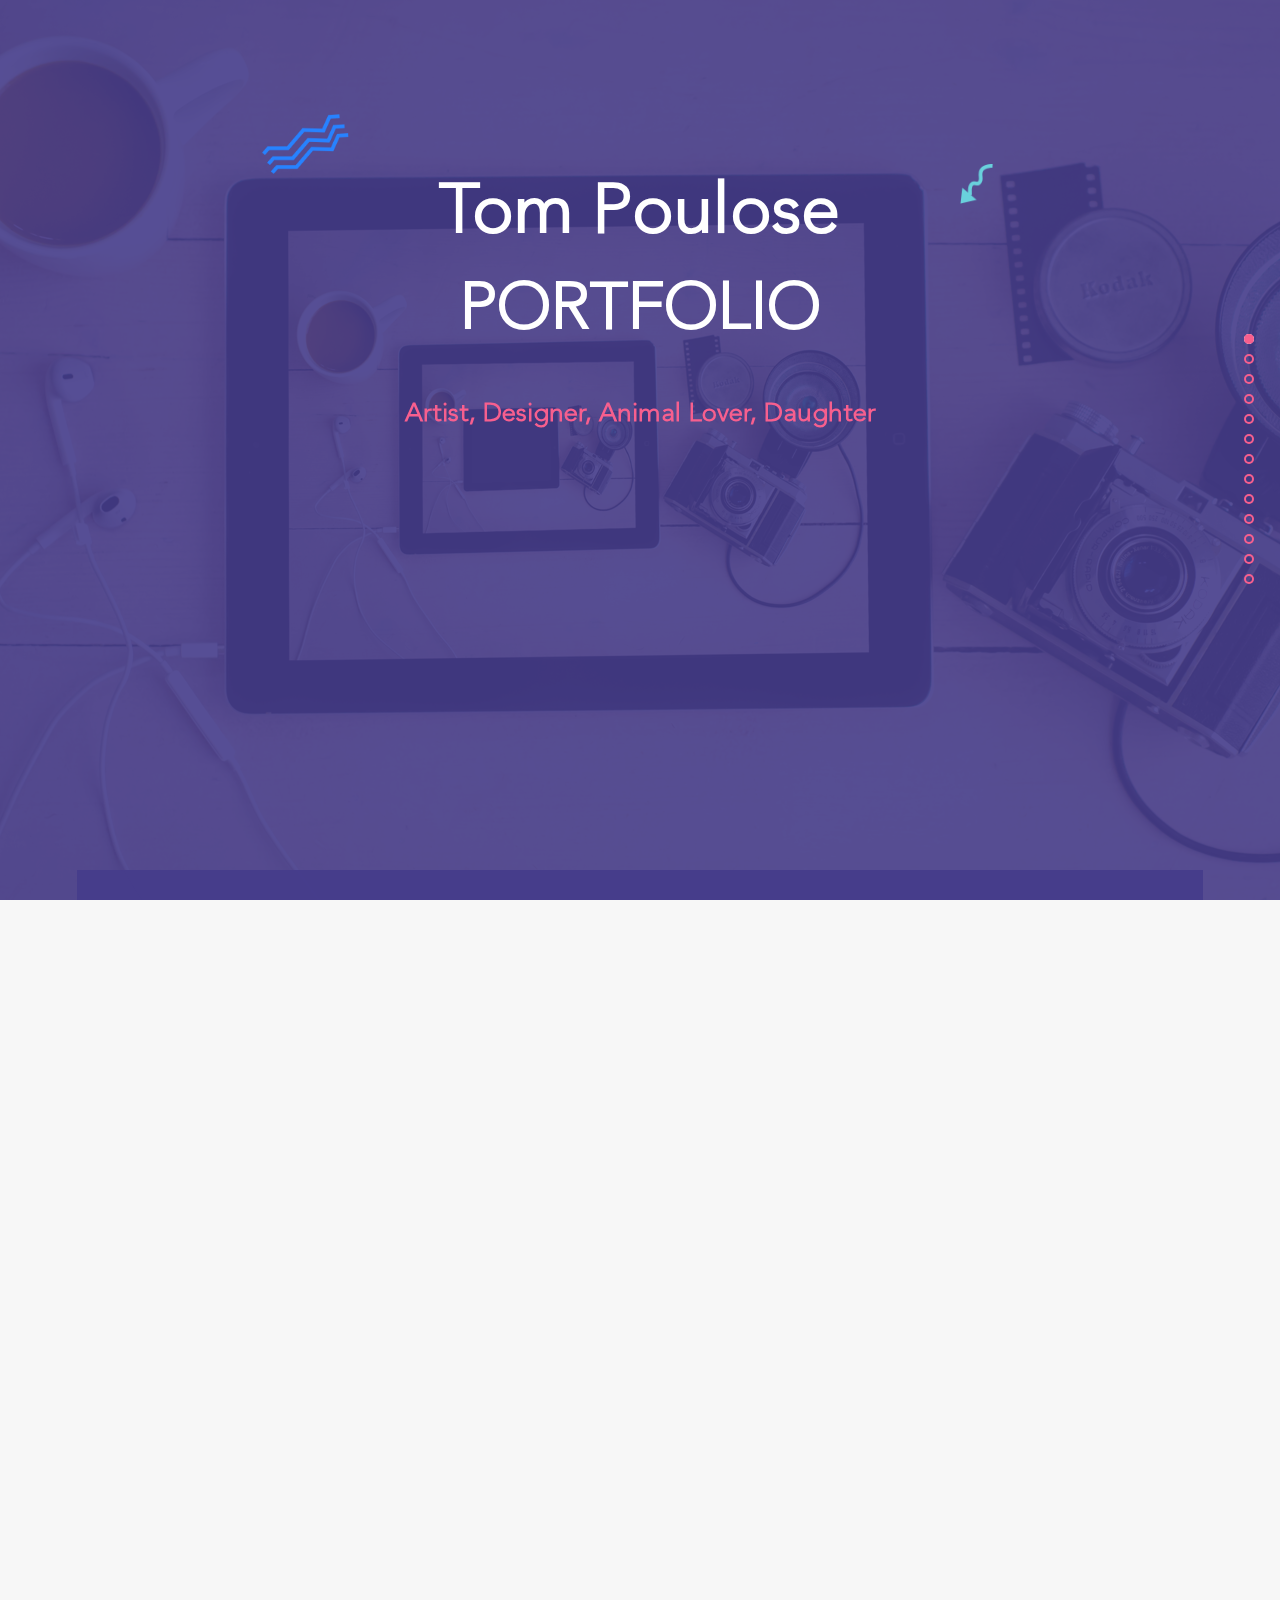
<file: index.html>
<!DOCTYPE>
<html>
<head>
<title> Tom Poulose | UI / UX | Art | Photography </title>
	<link rel="stylesheet" type="text/css" href="style/style.css">
	<link rel="stylesheet" type="text/css" href="style/bootstrap.min.css">
	<link rel="stylesheet" type="text/css" href="style/responsive.css">
	<!-- For one page scrolling -->
	<script type="text/javascript" src="script/jquery-1.9.1.js"></script>
	<script type="text/javascript" src="script/jquery.onepage-scroll.js"></script>
  	<link href='style/onepage-scroll.css' rel='stylesheet' type='text/css'>
  	<link href='style/component.css' rel='stylesheet' type='text/css'>

  <!-- 	<meta name="viewport" content="initial-scale=1, width=device-width, maximum-scale=1, minimum-scale=1, user-scalable=no">
 -->
  	<script>
	  $(document).ready(function(){

	  		$("img.anim").animate({
			            height: '60px',
			        }, 500);

	  		$("img.anim1").animate({
			            height: '40px'
			        }, 800);

	      $(".main").onepage_scroll({
	      	dotstyle: "fillup",
	        sectionContainer: "section",
	        animationTime: 500,
	        loop: false,
	        easing: "ease",

	      });

	       $(".main").onepage_scroll({
		    beforeMove: function(index) {

		    	switch(index){

		    	case 1:
		      		$("#top-intro").animate({
			            bottom: '0px'
			        }, 500);
			        break;

		      	case 2:
		      		$("#top-intro").animate({
			            bottom: '-100px'
			        }, 700);

		    	}

		    }


		  });
		});
	</script>

</head>

<body>
	<div class="wrapper">


		<div class="main">
			<!-- PAGE ONE -->

			<section class="page1">
				<div class="page_container">
					<div class="top-intro" id='top-intro'>
						<div class="top-intro-layer"></div>

						<div class="row toptocenter">
							<div class="col-xs-2 col-xs-offset-1">
								<img src="images/vara1.png" id="topvara1" class="anim">
							</div>
						 	<div class="col-xs-6  centerparent">
								<span class="topintroname white"> Tom Poulose</span>
							</div>
							<div class="col-xs-2 col-xs-offset-1">
								<img src="images/vara3.png" id="topvara2" class="anim1">
							</div>
						</div>
						<div class="row">
							<div class="col-xs-6 col-xs-offset-3 centerparent">
								<span class="topintrowho white"> PORTFOLIO</span>
							</div>
							<div class="col-xs-6 col-xs-offset-3 centerparent">
								<span class="topintrowhat"> Artist, Designer, Animal Lover, Daughter</span>
							</div>
						</div>
					</div>

				</div>
			</section>

			<!-- PAGE TWO -->
			<section class="page2">
				<div class="page_container">
					<div class="top-skills ">
						<img src="images/vara4.png" id="topvara3">
						<div class="top-skills-textbar">
							<span class="top-skills-text">UI/UX | Art</span>
							<br/>
							<span class="top-skills-text">Photography</span>
						</div>
						<img src="images/vara3.png" id="topvara4">
						<img src="images/vara.png" id="topvara5">
					</div>
					<div class="top-skills-diag"></div>

					<div class="row"></div>

				</div>
			</section>


			<!-- PAGE THREE -->

			<section class="page3 ashbg">
				<div class="page_container ashbg">
					<div class="amo first">

						<div class="row ashbg">
							<div class="col-xs-2"></div>
							<div class="col-xs-4"></div>
							<div class="col-xs-4">
								<span class="skillverbar black">|</span><span class="skillbartitle black">WHO AM I ? </span>
							</div>
							<div class="col-xs-2 hideoverflow"></div>
						</div>

						<div class="row ashbg">
							<div class="col-xs-6 col-xs-offset-3 centerparent">
								<span class="skillmaintitle black"> HELLO</span>
							</div>
						</div>

						<div class="row ashbg">
							<div class="col-xs-6">

								<img src="images/dottedoval.png" id="dottedoval">
								<img src="images/1.png" id="tricirle93">
								</div>
							<div class="col-xs-6">

								<p class="amo-content-p">
								Art and design has been a sole driving force and during my college days, I realised the importance of commercial art and from thereon focused all my efforts to constantly achieve a synergy between art, design and photography.
								</p>
								<img src="images/blueround.png" id="blueround93">
							</div>
							<div class="col-xs-2"></div>
						</div>

					</div>

				</div>
			</section>


			<!-- PAGE FOUR -->

			<section class="page4" >
				<div class="page_container">
					<div class="diagonaldivN"></div>
					<div class="work-layer-1">
					<div class="amo amo-white even"><!--  -->
						<div class="row">
							<div class="col-xs-2"></div>
							<div class="col-xs-4"></div>
							<div class="col-xs-4">
								<span class="skillverbar black">|</span><span class="skillbartitle black">Awesome projects </span>
							</div>
							<div class="col-xs-2 hideoverflow">
								<img src="images/pinkround.png" id="pinkround" />
								<img src="images/2.png" id="tri94" />
							</div>
						</div>

						<div class="row" id="work1">
							<div class="col-xs-6 col-xs-offset-3 centerparent">
								<span class="skillmaintitle black"> MY WORK</span>
							</div>
						</div>

						<div class="row spaceaboverow2 nooverflow">

							<div class="col-xs-4 highz col-xs-offset-1">
								<h4 class="pull-right amo-work-right amo-work-subheading">Graphic Design</h4>
								<p class="pull-right amo-work-para amo-work-right leftpara">Take a look into the versatile graphic design works across multiple domains and categories.
								</p>
								<a href="work1.html" class="pull-right amo-work-link amo-work-rightlink">VIEW DETAILS</a>
							</div>
							<div class="col-xs-4 col-xtra-margin midz">
								<img src="images\work\work1\2.png" class="amo-work-img " />
							</div>
							<div class="col-xs-2 lowz">
								<!-- <img src="images/pinkround.png" class="circle circleright "> -->
							</div>
						</div>

					</div>
					</div>
				</div>
			</section>

			<!-- PAGE FIVE -->
			<!-- WORK 2 -->
			<section class="page5" id="work2">
				<div class="page_container">
				<div class="work-layer">
					<div class="row spaceaboverow nooverflow">
						<div class="col-xs-2"><img src="images/pinkround.png" class="circle circleleft"><img src="images/vara.png" class="vara95 vara95left"></div>
						<div class="col-xs-4 col-xs-offset-1 col-xtra-margin">
							<img src="images\work\work2\1.png" class="amo-work-img pull-right" />
						</div>
						<div class="col-xs-4">
							<h4 class="amo-work-subheading amo-work-left">Creditmantri Android Application</h4>
							<p class="amo-work-para amo-work-left rightpara">Designing for a one of a kind fin-tech company such as Creditmantri was a major challenge. </p>
							<a href="work2.html" class="amo-work-link amo-work-leftlink">VIEW DETAILS</a>
						</div>
						<div class="col-xs-2"> </div>

					</div>
					<div class="row dummy"></div>
				</div>
				</div>
			</section>

			<!-- PAGE SIX WORK 3 -->
			<section class="page6">
				<div class="page_container">
				<div class="work-layer">

					<div class="row spaceaboverow nooverflow">
							<div class="col-xs-4 highz col-xs-offset-1">
								<h4 class="pull-right amo-work-right amo-work-subheading">Fashion Mobile Application</h4>
								<p class="pull-right amo-work-para amo-work-right leftpara">Tryst with the world of designing UI/UX for the E-Commerce Industry and understanding the customer preferences across Indian retailing.
								</p>
								<a href="work3.html" class="pull-right amo-work-link amo-work-rightlink">VIEW DETAILS</a>
							</div>
							<div class="col-xs-4 midz col-xtra-margin">
								<img src="images\work\work3\1.png" class="amo-work-img " />
							</div>
							<div class="col-xs-2 lowz col-xs-offset-1">
								<img src="images/pinkround.png" class="circle circleright ">
							</div>
					</div>


					<div class="row dummy"></div>
				</div>
				</div>
			</section>


			<!-- PAGE SEVEN -->
			<!-- WORK 4 -->
			<section class="page7">
				<div class="page_container">
				<div class="work-layer">
					<div class="row spaceaboverow nooverflow">
						<div class="col-xs-2"><img src="images/pinkround.png" class="circle circleleft"><img src="images/vara.png" class="vara95 vara95left"></div>
						<div class="col-xs-4 col-xs-offset-1 col-xtra-margin">
							<img src="images\work\work4\2.png" class="amo-work-img pull-right" />
						</div>
						<div class="col-xs-4">
							<h4 class="amo-work-subheading amo-work-left">Cadence Web Application</h4>
							<p class="amo-work-para amo-work-left rightpara">Cadence was the first application which involved in designing to visually represent data points.</p>
							<a href="work4.html" class="amo-work-link amo-work-leftlink">VIEW DETAILS</a>
						</div>
						<div class="col-xs-2"> </div>

					</div>
					<div class="row dummy"></div>
				</div>
				</div>
			</section>

			<!-- PAGE EIGHT WORK 5 -->
			<section class="page8">
				<div class="page_container">
				<div class="work-layer">

					<div class="row spaceaboverow nooverflow">
							<div class="col-xs-4 highz col-xs-offset-1">
								<h4 class="pull-right amo-work-right amo-work-subheading">Doctor Mobile Application</h4>
								<p class="pull-right amo-work-para amo-work-right leftpara">The challenge was to develop a medical application for users to get a second opinion from specialists all over India.
								</p>
								<a href="work5.html" class="pull-right amo-work-link amo-work-rightlink">VIEW DETAILS</a>
							</div>
							<div class="col-xs-4 midz col-xtra-margin">
								<img src="images\work\work5\1.png" class="amo-work-img " />
							</div>
							<div class="col-xs-2 lowz col-xs-offset-1">
								<img src="images/pinkround.png" class="circle circleright ">
							</div>
					</div>


					<div class="row dummy"></div>
				</div>
				</div>
			</section>

			<!-- PAGE NINE -->
			<!-- WORK 6 -->
			<section class="page9">
				<div class="page_container">
				<div class="work-layer">
					<div class="row spaceaboverow nooverflow">
						<div class="col-xs-2"><img src="images/pinkround.png" class="circle circleleft"><img src="images/vara.png" class="vara95 vara95left"></div>
						<div class="col-xs-4 col-xs-offset-1 col-xtra-margin">
							<img src="images\work\work6\2.png" class="amo-work-img pull-right" />
						</div>
						<div class="col-xs-4">
							<h4 class="amo-work-subheading amo-work-left">Event Zilla Mobile Application</h4>
							<p class="amo-work-para amo-work-left rightpara">Designing for an event application with multiple login scenarios for better user experience.</p>
							<a href="work6.html" class="amo-work-link amo-work-leftlink">VIEW DETAILS</a>
						</div>
						<div class="col-xs-2"> </div>

					</div>
					<div class="row dummy">
						<img src="images/pinkround.png" id="pinkround96" />
					</div>
				</div>
				</div>
			</section>


			<!-- PAGE EIGHT WORK 7 -->
			<section class="page10">
				<div class="page_container">
				<div class="work-layer">

					<div class="row spaceaboverow nooverflow">
							<div class="col-xs-4 highz col-xs-offset-1">
								<h4 class="pull-right amo-work-right amo-work-subheading">Watercolour Paintings</h4>
								<p class="pull-right amo-work-para amo-work-right leftpara">Art is my window to design. Take a look at few of my art works.
								</p>
								<a href="work7.html" class="pull-right amo-work-link amo-work-rightlink">VIEW DETAILS</a>
							</div>
							<div class="col-xs-4 midz col-xtra-margin">
								<img src="images\work\work7\front.png" class="amo-work-img " />
							</div>
							<div class="col-xs-2 lowz col-xs-offset-1">
								<!-- <img src="images/pinkround.png" class="circle circleright "> -->
							</div>
					</div>


					<div class="row dummy"></div>
				</div>
				</div>
			</section>

			<!-- PAGE ELEVEN -->
			<!-- WORK 8 -->
			<section class="page11">
				<div class="page_container">
				<div class="work-layer">
					<div class="row spaceaboverow nooverflow">
						<div class="col-xs-2"><img src="images/pinkround.png" class="circle circleleft"><img src="images/vara.png" class="vara95 vara95left"></div>
						<div class="col-xs-4 col-xtra-margin col-xs-offset-1">
							<img src="images\work\work8\front.png" class="amo-work-img pull-right" />
						</div>
						<div class="col-xs-4">
							<h4 class="amo-work-subheading amo-work-left">Travel Photography</h4>
							<p class="amo-work-para amo-work-left rightpara">Travel photography and experiencing the world through my passionate camera lens.</p>
							<a href="work8.html" class="amo-work-link amo-work-leftlink">VIEW DETAILS</a>
						</div>
						<div class="col-xs-2"> </div>

					</div>
					<div class="row dummy">
						<img src="images/pinkround.png" id="pinkround96" />
					</div>
				</div>
				</div>
			</section>



			<!-- PAGE TWELVE -->
			<!-- SKILLS -->
		<section class="page12">
		<div class="page_container whitebg">
			<div class="row skilltopskew lowz"></div>
			<div class="purplecontainer">

				<div class="row extramarginpage10">
					<div class="col-xs-2">
						<img src="images/3.png" class="otri" />
					</div>
					<div class="col-xs-4"></div>
					<div class="col-xs-4">
						<span class="skillverbar">|</span><span class="skillbartitle">What am I good at? </span>
					</div>
					<div class="col-xs-2 hideoverflow">

						<img src="images/vara.png" id = "vara96" />

					</div>
				</div>

				<div class="row">
					<div class="col-xs-6 col-xs-offset-3 centerparent">
						<span class="skillmaintitle"> SKILLS</span>
					</div>
				</div>

				<div class="row fixedheight">
					<div class="col-xs-4 col-xs-offset-4 centerparent ">
						<span class="mainskill vhzindex">ART</span><br>
						<span class="skilldescription vhzindex">Watercolor, Oil painting</span><br>
						<img src="images/skill1.png" class="skillimg vhzindex"/>
						<img src="images/num1.png" id= "num1"/>
					</div>
				</div>
				<div class="row rowheight">
					<div class="col-xs-4 rightparent verticallymiddle">
						<span class="mainskill vhzindex extrarightsk"  >Photography&nbsp;</span><br>
						<span class="skilldescription vhzindex extrarightsk" >Travel and Studio photography&nbsp;&nbsp;&nbsp;</span>
						<img src="images/num4.png" id= "num4"/><br>
					</div>

					<div class="col-xs-4 centerparent">
						<img src="images/skill4.png" class="skillimg vhzindex middleimage"/>
						<img src="images/skills-center.png" class="skills-center-img">
						<img src="images/skill2.png" class="skillimg4 vhzindex middleimage"/>
					</div>

					<div class="col-xs-4 leftparent verticallymiddle">
						<span class="mainskill vhzindex extraleftsk"  >&nbsp;UI/UX</span><br>
						<span class="skilldescription vhzindex extraleftsk"  >&nbsp;&nbsp;&nbsp;Mobile and Web application</span>
						<img src="images/num2.png" id= "num2"/><br>
					</div>
				</div>
				<div class="row fixedheight">
					<div class="col-xs-4 col-xs-offset-4 centerparent">
						<img src="images/skill3.png" class="skillimg vhzindex"/><br>
						<span class="mainskill vhzindex">Graphic Design</span><br>
						<span class="skilldescription vhzindex"> Branding and corporate identity</span>
						<img src="images/num3.png" id= "num3"/>
					</div>
				</div>
			</div>

			<img src="images/dottedoval1.png" id="dottedoval3">
		</div>
		</section>

		<section class="page13">
			<div class="page_container ">
				<div class="skillbottomskew purple"></div>
				<div class="row thankheight">
					<div class="col-xs-6 col-xs-offset-3 centerparent">
						<span class="thankyou"> Thank you</span>
					</div>
				</div>
				<div class="row dummy"></div>
				<div class="row dummy"></div>
			</div>
		</section>
	</div>

</body>

</html>
</file>
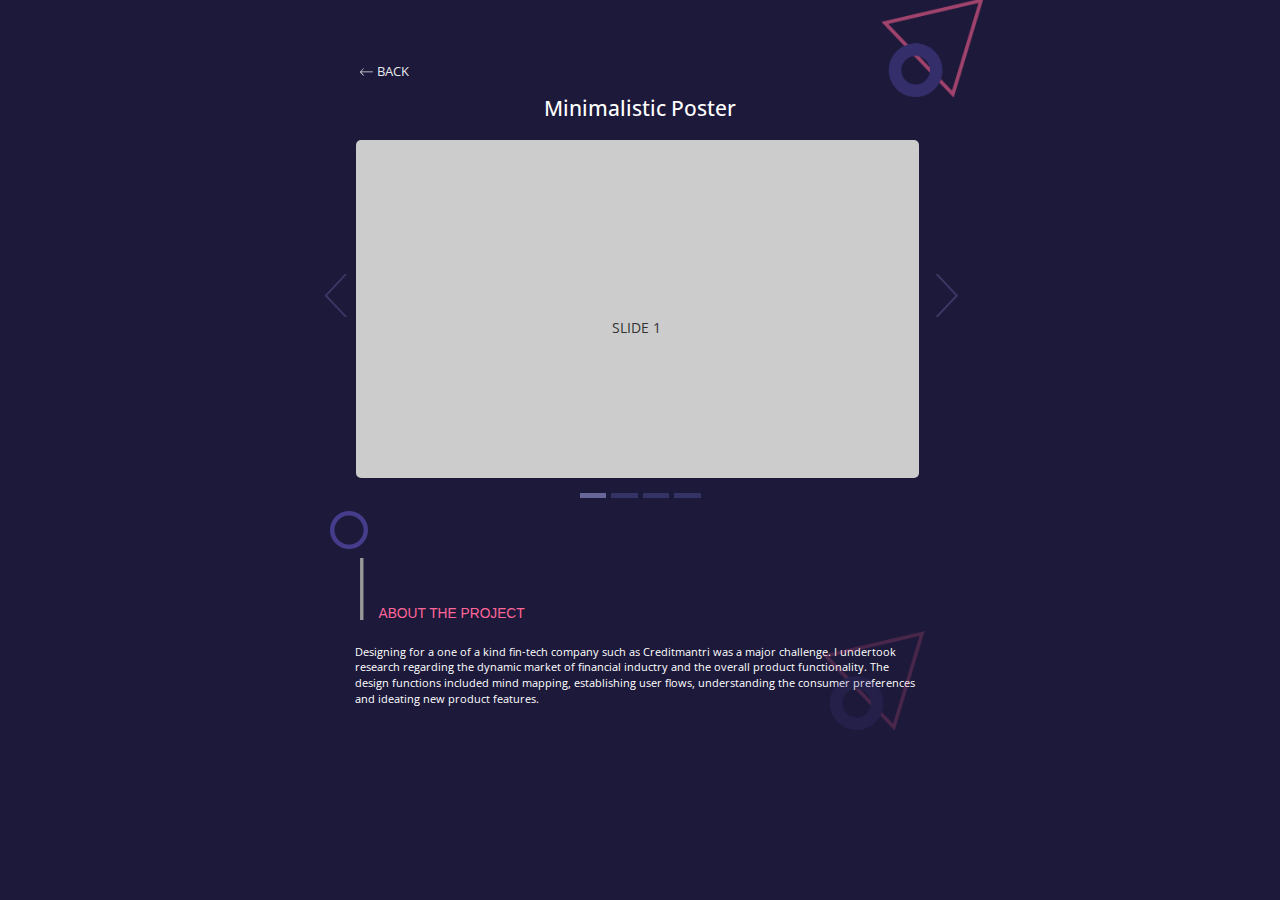
<file: work.html>
<html>
<head>

	<script type="text/javascript" src="jquery-1.9.1.js"></script>
	<link rel="stylesheet" type="text/css" href="bootstrap.css">

	<script type="text/javascript">
		jQuery(document).ready(function ($) {

			var max = 4;
			var oldColor = "#333366"; 
			var newColor = "#666699";
			$('#current').css("background-color", newColor);

			$('#checkbox').change(function(){
			    setInterval(function () {
			        moveRight();
			    }, 3000);
			  });
		  	
			var slideCount = $('#slider ul li').length;
			var slideWidth = $('#slider ul li').width();
			var slideHeight = $('#slider ul li').height();
			var sliderUlWidth = slideCount * slideWidth;
			
			$('#slider').css({ width: slideWidth, height: slideHeight });
			
			$('#slider ul').css({ width: sliderUlWidth, marginLeft: - slideWidth });
			
		    $('#slider ul li:last-child').prependTo('#slider ul');

		    function moveLeft(time) {
		        $('#slider ul').animate({
		            left: + slideWidth
		        }, time, function () {
		            $('#slider ul li:last-child').prependTo('#slider ul');
		            $('#slider ul').css('left', '');
		        });
		    };

		    function moveRight(time) {
		        $('#slider ul').animate({
		            left: - slideWidth
		        }, time, function () {
		            $('#slider ul li:first-child').appendTo('#slider ul');
		            $('#slider ul').css('left', '');
		        });
		    };


		    function move(from, to){
		    	if(from == to)
		    		return
		    	if(from>to){
		    		for (var i= from - to ; i > 0; i--)
		    			moveLeft(200/i);
    				return
		    	}
		    	else{
		    		for (var i= to - from ; i > 0; i--)
		    			moveRight(200/i);
		    		return
		    	}
		    }


		    $('a.control_prev').click(function () {


		    	var now = parseInt($('#current').data("id")) ;
		    	$('#current').css("background-color", oldColor);
		    	$('#current').attr("id","");
		    	
		    	if (now == 1 ) now = max;
		    	else now = now-1;

		    	$('a[ data-id="'+ now + '"]').css("background-color", newColor);
		    	$('a[ data-id="'+ now + '"]').attr("id","current");

		        moveLeft(200);
		    });

		    $('a.control_next').click(function () {

		    	var now = parseInt($('#current').data("id")) ;
		    	$('#current').css("background-color", oldColor);
		    	$('#current').attr("id","");

		    	if (now == max ) now = 1;
		    	else now = now + 1;

		    	$('a[ data-id="'+ now + '"]').css("background-color", newColor);
		    	$('a[ data-id="'+ now + '"]').attr("id","current");
		        moveRight(200);
		    });


		     $('a.anav').click(function(){
		    	var to = $(this).data("id") ;
		    	var from = $('#current').data("id") ;

		    	if (from == to) return;
				$(this).css("background-color", newColor);
				$('#current').css("background-color", oldColor);
				$('#current').attr("id","");		
				$(this).attr("id","current");

				move(from,to);
		    	// $(this).animate({
			    //         backgroundColor: '#eeeeee'
			    //     }, 200);
		    	// $('#current').animate({
			    //         backgroundColor: '#eeeeee'
			    //     }, 200);
		    	console.log(from ,to );
		   	});
			  
		});    

	</script>
	<style type="text/css">
			@import url(http://fonts.googleapis.com/css?family=Open+Sans:400,300,600);	


			html, body {
			  margin: 0;
			  padding: 0;
			  font-family: 'Open Sans';
			  background-color: #1d193a ;
			}

			h2 {
			  color: #fff;
			  text-align: center;
			  font-weight: 500;
			  margin-top:12.5px;
			}

			#slider {
				position: relative;
			    overflow: hidden;
			    margin: 0px auto 0 auto;
			    border-radius: 5px;
			}

			#slider ul {
			  position: relative;
			  margin: 0;
			  padding: 0;
			  height: 250px;
			  list-style: none;
			}

			#slider ul li {
			  position: relative;
			  display: block;
			  float: left;
			  margin: 0;
			  padding: 0;
			  width: 562.5px;
			  height: 337.5px;
			  background: #ccc;
			  text-align: center;
			  line-height: 375px;
			}

	
	

			a.control_prev {
				top: -155px;
			    position: relative;
			    border-radius: 0 2.5px 2.5px 0;
			    background-size: 85px 65px;
			    background-image: url(images/arrow.png);
			    padding: 30px 22.5px 30px 12.5px;
			    outline: 0;
			    text-decoration: none;
			    opacity: 0.6;
			    cursor: pointer;
			    background-position: 0 0;
			}

			a.control_next {
				top: -155px;
			    position: relative;
			    border-radius: 0 2.5px 2.5px 0;
			    background-size: 85px 65px;
			    background-image: url(images/arrow.png);
			    padding: 30px 22.5px 30px 17.5px;
			    outline: 0;
			    text-decoration: none;
			    opacity: 0.6;
			    cursor: pointer;
				background-position: -42.5px 0;
			}

			a.control_prev:hover, a.control_next:hover {
			  opacity: 1;
			  -webkit-transition: all 0.2s ease;
			}


			.slider_option {
			  position: relative;
			  margin: 12.5px auto;
			  width: 200px;
			  font-size: 22.5px;
			}



			#navigator {
			  position: relative;
			  overflow: hidden;
			  margin: 10px auto 0 auto;
			}

			#navigator ul {
			  position: relative;
			  margin: 0;
			  padding: 0;
			  height: 5px;
			  list-style: none;
			}

			#navigator ul li {
			    position: relative;
			    display: block;
			    float: left;
			    margin: 0 2.5px;
			    padding: 0;
			    /* width: 36px; */
			    height: 5px;
			    background: #333366;
			    text-align: center;
			}

			#navigator ul li a{
				padding-top: 4px;
			    padding-right: 22.5px;
			    background-color: #333366;
			    border: 0px;
			    margin: 0px;
			}

			.centergrid{
				padding-left:auto;
			    padding-right:auto;
			    display:block;
			}
			.centerparent{
				text-align: center;
				display:block;
			}

			#current{
				background: #eeeeee;
			}


			.nombp{
				margin: 0;
				border: 0;
				padding: 0;
			}
			
			.inline{
				display: inline-block;
				/*align-items: center;*/
			}

			.verticallymiddle{
				display: inline-block;
			    vertical-align: middle;
			    float: none;
			    height: 100%;
			    margin-top: 95px;
			}

			.alignbundle{
				text-align: center;
				width: 90%;
				display: block;
				margin-left: auto;
				margin-right: auto;
				max-height: 375px;
			}
			.alignbundle2{
				text-align: center;
				width: 90%;
				display: block;
				margin-left: auto;
				margin-right: auto;
			}
			.alignextra{
				display: inline-block;
				text-align: center;
			}

			#back{
				position: relative;
				left: -281px;
				margin-top: 62.5px;
				color: #fff;
				font-size: 12.5px;
				display:block;
			}

			#back a {
				color: #fff;
				opacity: 0.9;
				text-decoration: none;
				outline:0;
			}
			#back a:hover {
				color: #fff;
				opacity: 1;
				text-decoration: none;
				outline:0;
			}	
			#back a img{
				width: 15px;
				display: inline-block;
				outline:0;
			}

			#contenttitle{
				color: #ff6699;
			    font-weight: normal;
			    display: inline-block;
			    vertical-align: bottom;
			    margin-bottom: 8.75px;
			    padding-left: 10px;
			    font-size: 13.75px;
			    font-family: "Trebuchet MS", Helvetica, sans-serif;
			}
			#contenttitlebar{
				font-size:67.5px;
				color: #999999;
				font-family: serif;
				margin-bottom:0px;
				padding-bottom: 0px;
				border-bottom:0px;
			}
			#blueround{
				height: 38px;
			    position: absolute;
			    float: right;
			    top: -25px;
			    left: -25px;

			}
			.dummyrow{
				margin-top: 38px;
			}
			#descriptionpara{
				font-size: 11px;
			    color: #fff;
			    max-width:750px;
			    font-weight: normal;
			    text-align: left;
			    margin-bottom: 40px;
			    min-width:500px;
			}

			#tricircle{
				    height: 100px;
				    position: absolute;
				    top: -82px;
				    right: -59px;
				    z-index: 9;
				    float: right;
				    opacity: 0.6;
			}

			#tricircle2{
				height: 100px;
				position: absolute;
				top:-2px;
				right:0px;
				z-index: 9;
				float:right;
				opacity: 0.2;
			}

	</style> 
</head>

<body>
	<div class="row ">
		<div class="col-xs-2 col-xs-offset-6" id="back" >
			<a href="index.html">
				<img src='images/backarrow.svg'>&nbsp;BACK
			</a>
		</div>
		<div class="col-xs-2"></div>
		<div class="col-xs-2 ">
			
		</div>
	</div>

	<div class="container">
		<div class="row">
			<div class="col-xs-2 col-xs-offset-1"></div>
			<div class="col-xs-6" >
					<h2>Minimalistic Poster</h2>
					<img src='images/1.png' id="tricircle">

			</div>
		</div>
	</div>
	

	<div class="container">
		<div class="row">
			<div class="alignbundle">
				<a href="#" class="control_prev alignextra"></a>
				<div id="slider" class="alignextra">
					<ul>
						<li data-id="1">SLIDE 1</li>
						<li data-id="2">SLIDE 2</li>
						<li data-id="3">SLIDE 3</li>
						<li data-id="4">SLIDE 4</li>
					</ul>
				</div>
				<a href="#" class="control_next alignextra"></a>
			</div>
		</div>

		<div class="row nombp">
		
			<div class="alignbundle2">
				<div id="navigator" class="alignextra" >
				<ul>
				    <li><a class="anav" href="#" data-id="1" id="current"> &nbsp;</a></li>
				    <li><a class="anav" href="#" data-id="2"> &nbsp;</a></li>
				    <li><a class="anav" href="#" data-id="3"> &nbsp;</a></li>
				    <li><a class="anav" href="#" data-id="4"> &nbsp;</a></li>
			 	</ul> 					  	
				</div>
			</div>
			
		</div>

	</div>

	<div class="container">
		<div class="row dummyrow"></div>
		<div class="row">
			<div class="col-xs-2 col-xs-offset-1"></div>
			<div class="col-xs-6" >
					<img id="blueround" src="images/blueround.png">
					<span id="contenttitlebar">|</span><span id="contenttitle">ABOUT THE PROJECT </span>
			</div>
			
		</div>

		<div class="row">
			<div class="col-xs-2 col-xs-offset-1"></div>
			<div class="col-xs-6" >
				<p id="descriptionpara">
					Designing for a one of a kind fin-tech company such as Creditmantri was a major challenge. I undertook research regarding the dynamic market of financial inductry and the overall product functionality. The design functions included mind mapping, establishing user flows, understanding the consumer preferences and ideating new product features. 
				</p>
				<img src='images/1.png' id="tricircle2">
			</div>
		</div>
	</div>

</body>

</html>
</file>
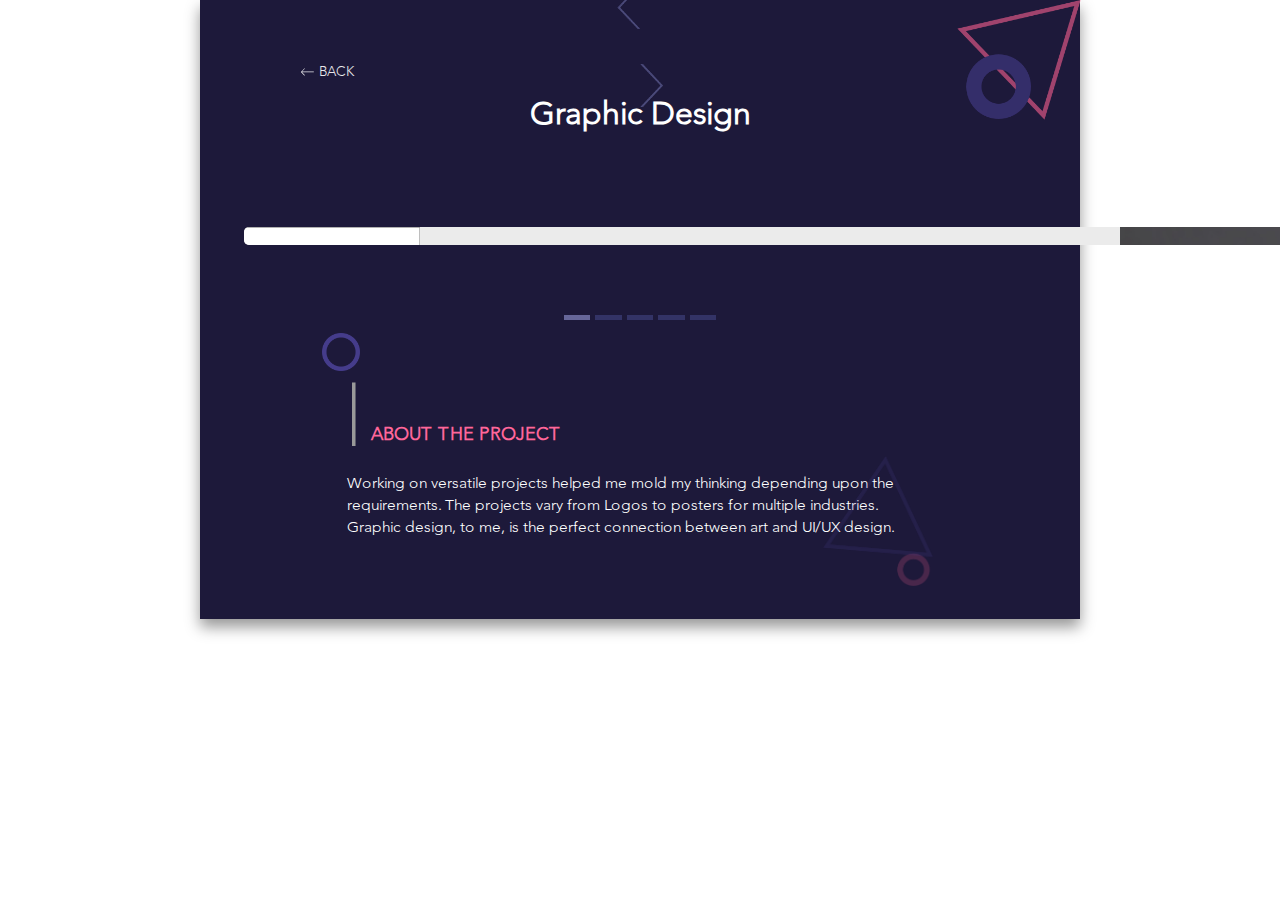
<file: work1.html>
<html>
<head>
	<title> Graphic Design </title>
	<script type="text/javascript" src="script/jquery-1.9.1.js"></script>
	<script type="text/javascript" src="script/work.js"></script>
	<link rel="stylesheet" type="text/css" href="style/bootstrap.min.css">
	<link rel="stylesheet" type="text/css" href="style/work.css">

</head>

<body>
<div class="container maincontainer">

	<div class="row ">
		<div class="col-xs-2 col-xs-offset-6" id="back" >
			<a href="index.html#4">
				<img src='images/backarrow.svg'>&nbsp;BACK
			</a>
		</div>
		<div class="col-xs-2"></div>
		<div class="col-xs-2 ">

		</div>
	</div>

		<div class="row">
			<div class="col-xs-2 col-xs-offset-1"></div>
			<div class="col-xs-6" >
					<h2 class="dynamicheading">Graphic Design</h2>
					<img src='images/1.png' id="tricircle">

			</div>
		</div>


		<div class="row">
			<div class="alignbundle">
				<a href="#" class="control_prev alignextra"></a>
				<div id="slider" class="alignextra">
					<ul>
						<li data-id="1"><img src="images/work/work1/1.png"></li>
						<li data-id="2"><img src="images/work/work1/2.png"></li>
						<li data-id="3"><img src="images/work/work1/3.png"></li>
						<li data-id="4"><img src="images/work/work1/4.png"></li>
						<li data-id="4"><img src="images/work/work1/5.png"></li>
					</ul>
				</div>
				<a href="#" class="control_next alignextra"></a>
			</div>
		</div>

		<div class="row nombp">

			<div class="alignbundle2">
				<div id="navigator" class="alignextra" >
				<ul>
				    <li><a class="anav" href="#" data-id="1" id="current"> &nbsp;</a></li>
				    <li><a class="anav" href="#" data-id="2"> &nbsp;</a></li>
				    <li><a class="anav" href="#" data-id="3"> &nbsp;</a></li>
				    <li><a class="anav" href="#" data-id="4"> &nbsp;</a></li>
				    <li><a class="anav" href="#" data-id="5"> &nbsp;</a></li>
			 	</ul>
				</div>
			</div>

		</div>


		<div class="row dummyrow"></div>
		<div class="row">
			<div class="col-xs-2"></div>
			<div class="col-xs-6" >
					<img id="blueround" src="images/blueround.png">
					<span id="contenttitlebar">|</span><span id="contenttitle">ABOUT THE PROJECT </span>
			</div>

		</div>

		<div class="row">
			<div class="col-xs-2"></div>
			<div class="col-xs-8" >
				<p id="descriptionpara">
					Working on versatile projects helped me mold my thinking depending upon the requirements. The projects vary from Logos to posters for multiple industries. Graphic design, to me, is the perfect connection between art and UI/UX design.
				</p>
				<img src='images/4.png' id="tricircle2">
			</div>
		</div>
</div>
</body>

</html>
</file>
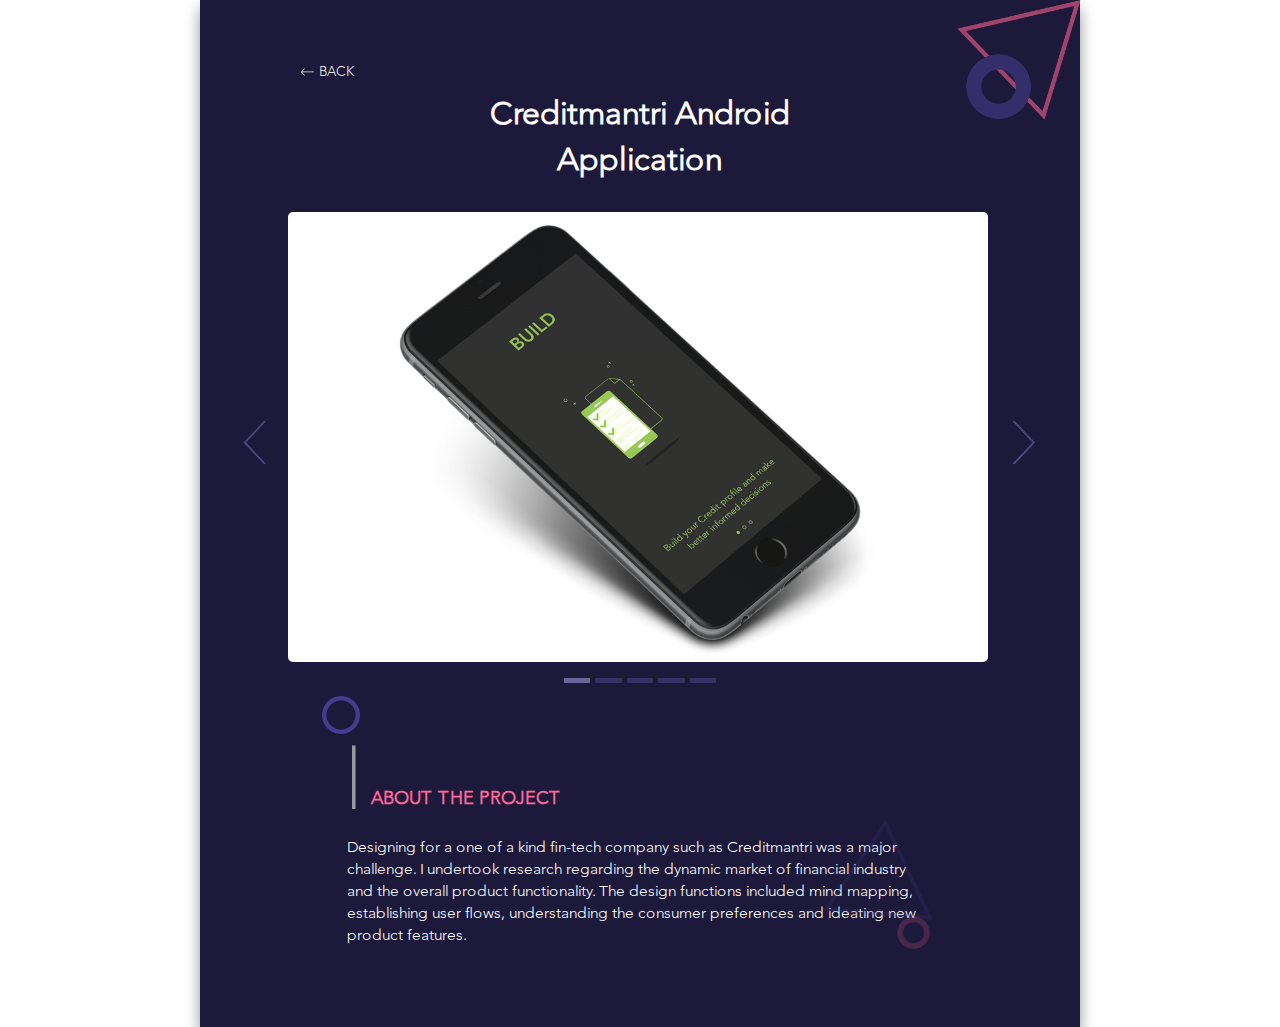
<file: work2.html>
<html>
<head>
<title>Creditmantri Android Application</title>
	
	<script type="text/javascript" src="script/jquery-1.9.1.js"></script>
	<script type="text/javascript" src="script/work.js"></script>
	<link rel="stylesheet" type="text/css" href="style/bootstrap.min.css">
	<link rel="stylesheet" type="text/css" href="style/work.css">
	
</head>

<body>
<div class="container maincontainer">

	<div class="row ">
		<div class="col-xs-2 col-xs-offset-6" id="back" >
			<a href="index.html#5">
				<img src='images/backarrow.svg'>&nbsp;BACK
			</a>
		</div>
		<div class="col-xs-2"></div>
		<div class="col-xs-2 ">
			
		</div>
	</div>


		<div class="row">
			<div class="col-xs-2 col-xs-offset-1"></div>
			<div class="col-xs-6" >
					<h2>Creditmantri Android Application</h2>
					<img src='images/1.png' id="tricircle">

			</div>
		</div>

	

	
		<div class="row">
			<div class="alignbundle">
				<a href="#" class="control_prev alignextra"></a>
				<div id="slider" class="alignextra">
					<ul>
						<li data-id="1"><img src="images/work/work2/1.png"></li>
						<li data-id="2"><img src="images/work/work2/2.png"></li>
						<li data-id="3"><img src="images/work/work2/3.png"></li>
						<li data-id="4"><img src="images/work/work2/4.png"></li>
						<li data-id="4"><img src="images/work/work2/5.png"></li>
					</ul>
				</div>
				<a href="#" class="control_next alignextra"></a>
			</div>
		</div>

		<div class="row nombp">
		
			<div class="alignbundle2">
				<div id="navigator" class="alignextra" >
				<ul>
				    <li><a class="anav" href="#" data-id="1" id="current"> &nbsp;</a></li>
				    <li><a class="anav" href="#" data-id="2"> &nbsp;</a></li>
				    <li><a class="anav" href="#" data-id="3"> &nbsp;</a></li>
				    <li><a class="anav" href="#" data-id="4"> &nbsp;</a></li>
				    <li><a class="anav" href="#" data-id="5"> &nbsp;</a></li>
			 	</ul> 					  	
				</div>
			</div>
			
		</div>



	
		<div class="row dummyrow"></div>
		<div class="row">
			<div class="col-xs-2"></div>
			<div class="col-xs-6" >
					<img id="blueround" src="images/blueround.png">
					<span id="contenttitlebar">|</span><span id="contenttitle">ABOUT THE PROJECT </span>
			</div>
			
		</div>

		<div class="row">
			<div class="col-xs-2"></div>
			<div class="col-xs-8" >
				<p id="descriptionpara">
					Designing for a one of a kind fin-tech company such as Creditmantri was a major challenge. I undertook research regarding the dynamic market of financial industry and the overall product functionality. The design functions included mind mapping, establishing user flows, understanding the consumer preferences and ideating new product features.
				</p>
				<img src='images/4.png' id="tricircle2">
			</div>
		</div>

</div>
</body>

</html>
</file>
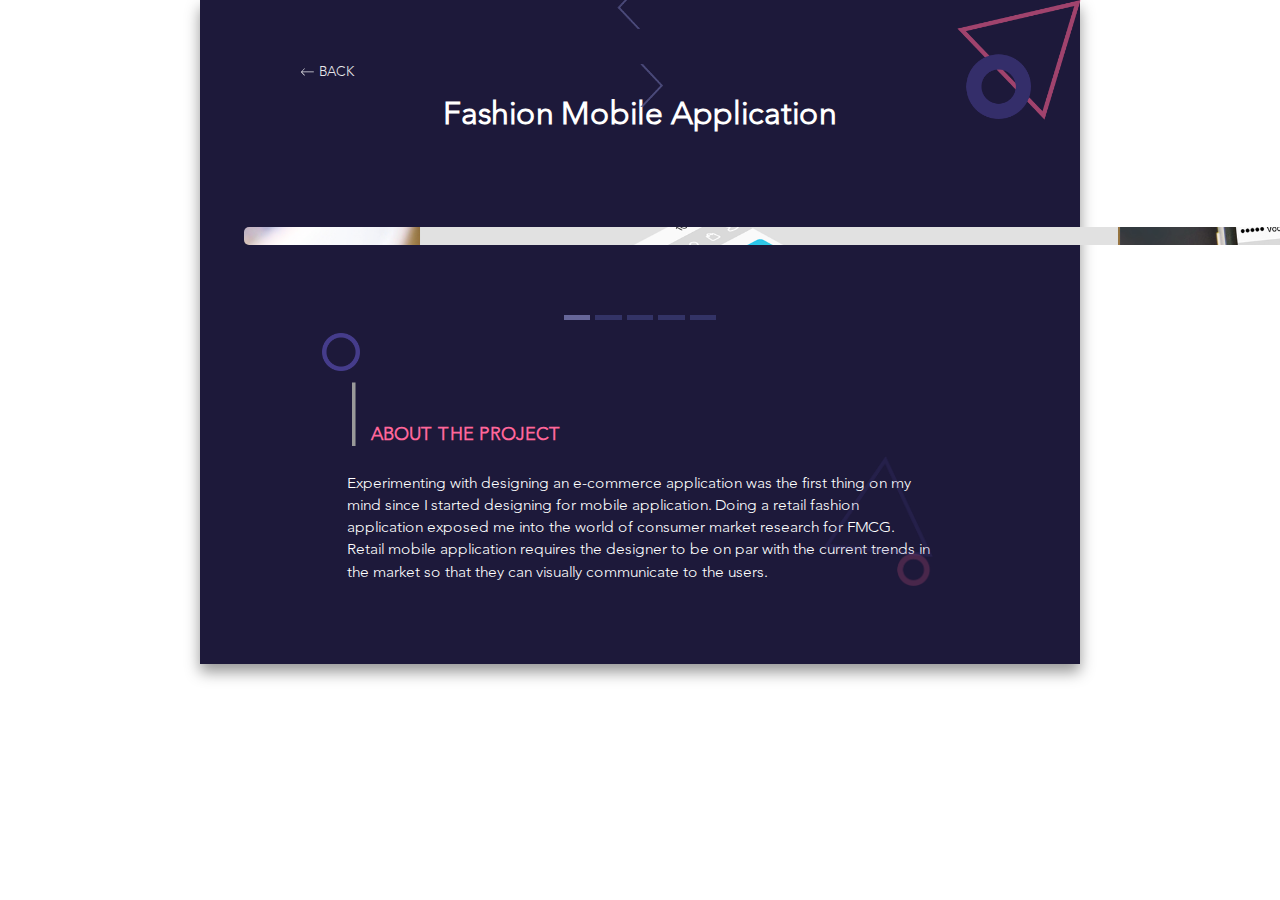
<file: work3.html>
<html>
<head>
<title>Fashion Mobile Application</title>

	<script type="text/javascript" src="script/jquery-1.9.1.js"></script>
	<script type="text/javascript" src="script/work.js"></script>
	<link rel="stylesheet" type="text/css" href="style/bootstrap.min.css">
	<link rel="stylesheet" type="text/css" href="style/work.css">
	
</head>


<body>
<div class="container maincontainer">

	<div class="row ">
		<div class="col-xs-2 col-xs-offset-6" id="back" >
			<a href="index.html#6">
				<img src='images/backarrow.svg'>&nbsp;BACK
			</a>
		</div>
		<div class="col-xs-2"></div>
		<div class="col-xs-2 ">
			
		</div>
	</div>

		<div class="row">
			<div class="col-xs-2 col-xs-offset-1"></div>
			<div class="col-xs-6" >
					<h2>Fashion Mobile Application</h2>
					<img src='images/1.png' id="tricircle">

			</div>
		</div>
	

		<div class="row">
			<div class="alignbundle">
				<a href="#" class="control_prev alignextra"></a>
				<div id="slider" class="alignextra">
					<ul>
						<li data-id="1"><img src="images/work/work3/1.png"></li>
						<li data-id="2"><img src="images/work/work3/2.png"></li>
						<li data-id="3"><img src="images/work/work3/3.png"></li>
						<li data-id="4"><img src="images/work/work3/4.png"></li>
						<li data-id="4"><img src="images/work/work3/5.png"></li>
					</ul>
				</div>
				<a href="#" class="control_next alignextra"></a>
			</div>
		</div>

		<div class="row nombp">
		
			<div class="alignbundle2">
				<div id="navigator" class="alignextra" >
				<ul>
				   <li><a class="anav" href="#" data-id="1" id="current"> &nbsp;</a></li>
				    <li><a class="anav" href="#" data-id="2"> &nbsp;</a></li>
				    <li><a class="anav" href="#" data-id="3"> &nbsp;</a></li>
				    <li><a class="anav" href="#" data-id="4"> &nbsp;</a></li>
				    <li><a class="anav" href="#" data-id="5"> &nbsp;</a></li>
			 	</ul> 					  	
				</div>
			</div>
			
		</div>


		<div class="row dummyrow"></div>
		<div class="row">
			<div class="col-xs-2"></div>
			<div class="col-xs-6" >
					<img id="blueround" src="images/blueround.png">
					<span id="contenttitlebar">|</span><span id="contenttitle">ABOUT THE PROJECT </span>
			</div>
			
		</div>

		<div class="row">
			<div class="col-xs-2"></div>
			<div class="col-xs-8" >
				<p id="descriptionpara">
					Experimenting with designing an e-commerce application was the first thing on my mind since I started designing for mobile application. Doing a retail fashion application exposed me into the world of consumer market research for FMCG. Retail mobile application requires the designer to be on par with the current trends in the market so that they can visually communicate to the users.
 
				</p>
				<img src='images/4.png' id="tricircle2">
			</div>
		</div>
</div>

</body>

</html>
</file>
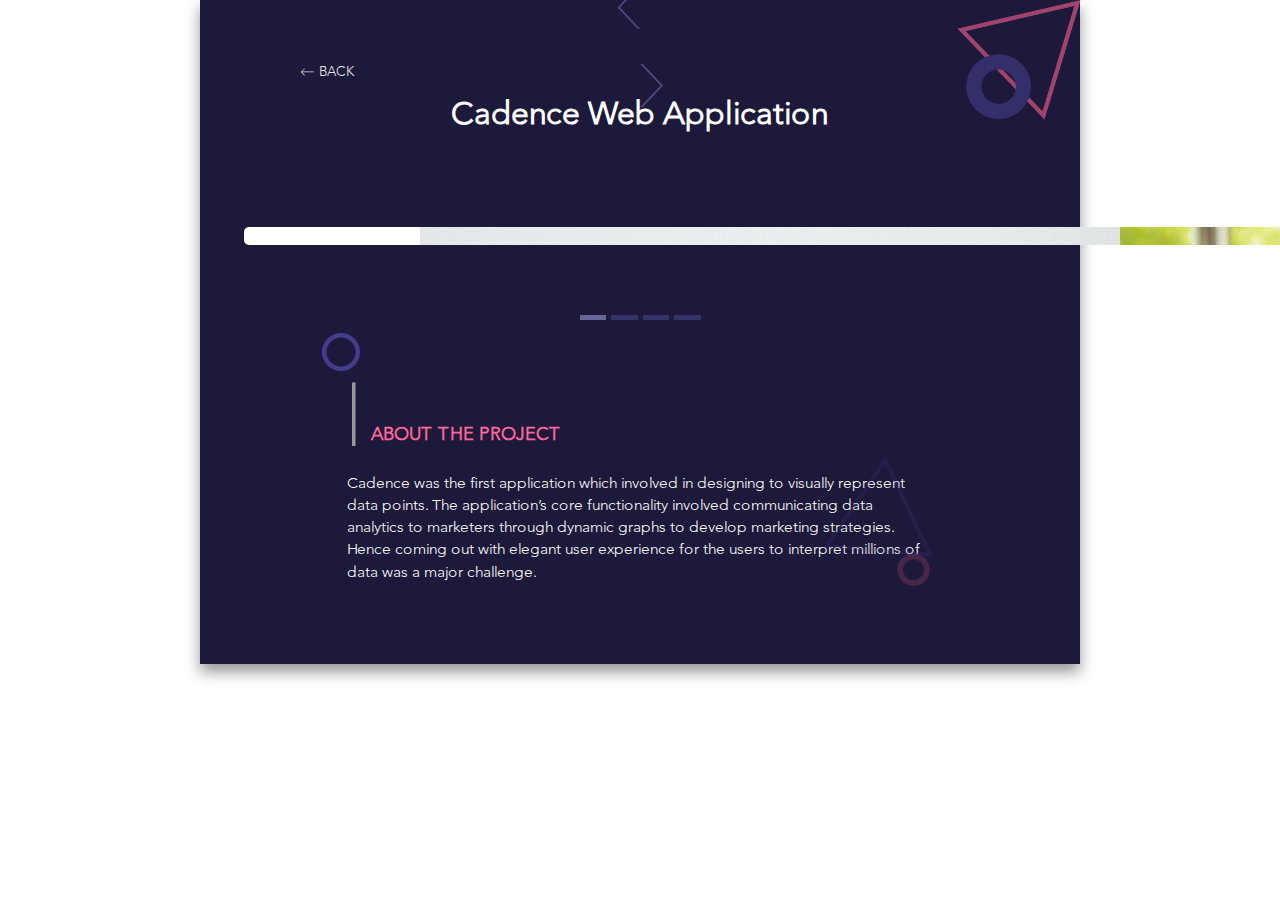
<file: work4.html>
<html>
<head>
<title>Cadence Web Application </title>
	
	<script type="text/javascript" src="script/jquery-1.9.1.js"></script>
	<script type="text/javascript" src="script/work.js"></script>
	<link rel="stylesheet" type="text/css" href="style/bootstrap.min.css">
	<link rel="stylesheet" type="text/css" href="style/work.css">
	
</head>


<body>
<div class="container maincontainer">

	<div class="row ">
		<div class="col-xs-2 col-xs-offset-6" id="back" >
			<a href="index.html#7">
				<img src='images/backarrow.svg'>&nbsp;BACK
			</a>
		</div>
		<div class="col-xs-2"></div>
		<div class="col-xs-2 ">
			
		</div>
	</div>

		<div class="row">
			<div class="col-xs-2 col-xs-offset-1"></div>
			<div class="col-xs-6" >
					<h2>Cadence Web Application </h2>
					<img src='images/1.png' id="tricircle">

			</div>
		</div>
	

		<div class="row">
			<div class="alignbundle">
				<a href="#" class="control_prev alignextra"></a>
				<div id="slider" class="alignextra">
					<ul>
						<li data-id="1"><img src="images/work/work4/1.png"></li>
						<li data-id="2"><img src="images/work/work4/2.png"></li>
						<li data-id="3"><img src="images/work/work4/3.png"></li>
						<li data-id="4"><img src="images/work/work4/4.png"></li>
					</ul>
				</div>
				<a href="#" class="control_next alignextra"></a>
			</div>
		</div>

		<div class="row nombp">
		
			<div class="alignbundle2">
				<div id="navigator" class="alignextra" >
				<ul>
				    <li><a class="anav" href="#" data-id="1" id="current"> &nbsp;</a></li>
				    <li><a class="anav" href="#" data-id="2"> &nbsp;</a></li>
				    <li><a class="anav" href="#" data-id="3"> &nbsp;</a></li>
				    <li><a class="anav" href="#" data-id="4"> &nbsp;</a></li>
			 	</ul> 					  	
				</div>
			</div>
			
		</div>


		<div class="row dummyrow"></div>
		<div class="row">
			<div class="col-xs-2"></div>
			<div class="col-xs-6" >
					<img id="blueround" src="images/blueround.png">
					<span id="contenttitlebar">|</span><span id="contenttitle">ABOUT THE PROJECT </span>
			</div>
			
		</div>

		<div class="row">
			<div class="col-xs-2"></div>
			<div class="col-xs-8" >
				<p id="descriptionpara">
					Cadence was the first application which involved in designing to visually represent data points. The application’s core functionality involved communicating data analytics to marketers through dynamic graphs to develop marketing strategies. Hence coming out with elegant user experience for the users to interpret millions of data was a major challenge. 
				</p>
				<img src='images/4.png' id="tricircle2">
			</div>
		</div>
</div>

</body>

</html>
</file>
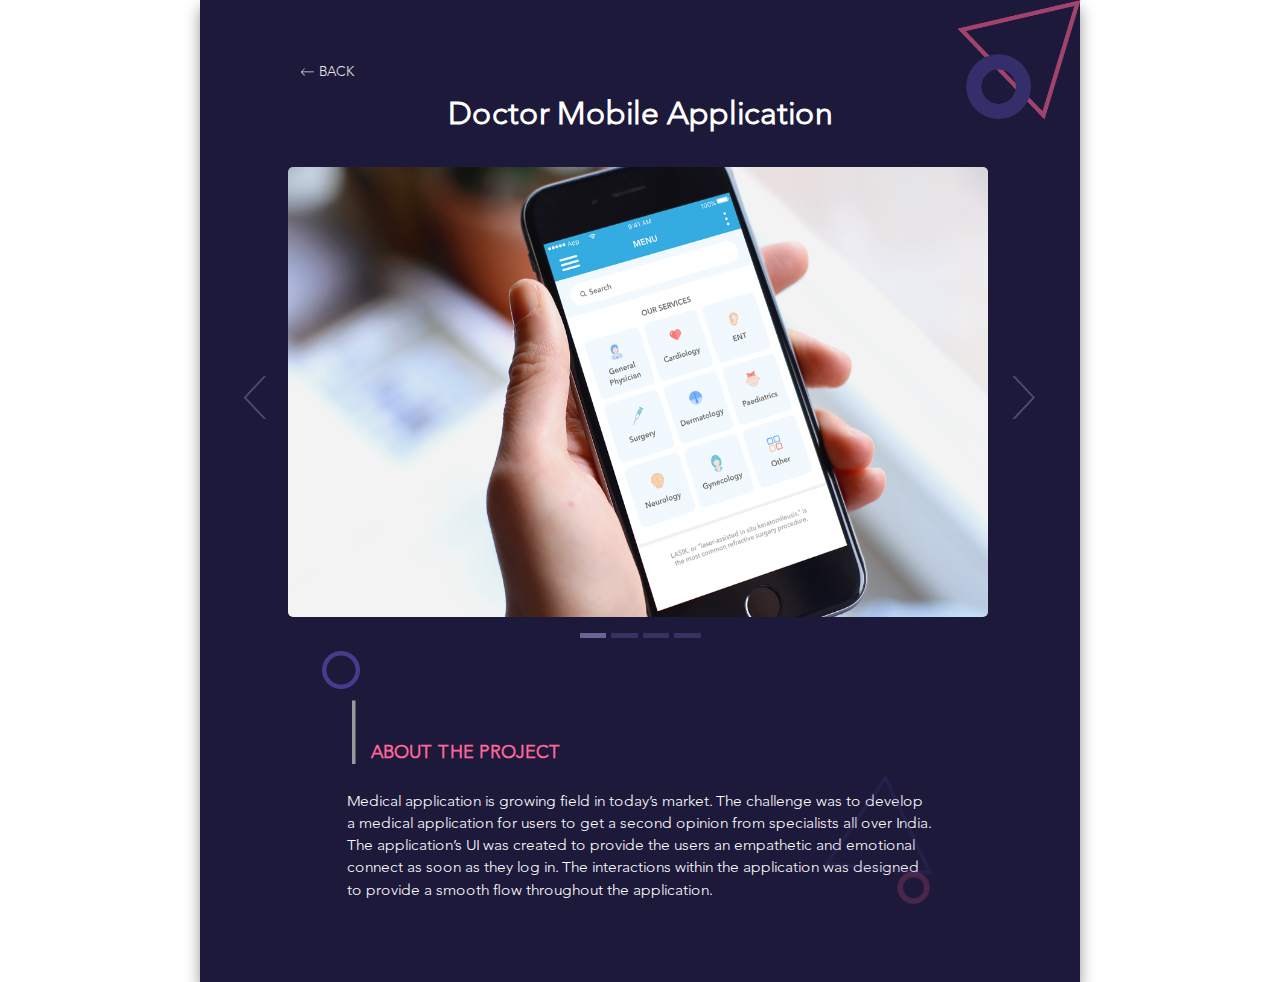
<file: work5.html>
<html>
<head>
<title>Doctor Mobile Application</title>
	
	<script type="text/javascript" src="script/jquery-1.9.1.js"></script>
	<script type="text/javascript" src="script/work.js"></script>
	<link rel="stylesheet" type="text/css" href="style/bootstrap.min.css">
	<link rel="stylesheet" type="text/css" href="style/work.css">
	
</head>


<body>
<div class="container maincontainer">

	<div class="row ">
		<div class="col-xs-2 col-xs-offset-6" id="back" >
			<a href="index.html#8">
				<img src='images/backarrow.svg'>&nbsp;BACK
			</a>
		</div>
		<div class="col-xs-2"></div>
		<div class="col-xs-2 ">
			
		</div>
	</div>

		<div class="row">
			<div class="col-xs-2 col-xs-offset-1"></div>
			<div class="col-xs-6" >
					<h2>Doctor Mobile Application</h2>
					<img src='images/1.png' id="tricircle">

			</div>
		</div>
	

		<div class="row">
			<div class="alignbundle">
				<a href="#" class="control_prev alignextra"></a>
				<div id="slider" class="alignextra">
					<ul>
						<li data-id="1"><img src="images/work/work5/1.png"></li>
						<li data-id="2"><img src="images/work/work5/2.png"></li>
						<li data-id="3"><img src="images/work/work5/3.png"></li>
						<li data-id="4"><img src="images/work/work5/4.png"></li>
					</ul>
				</div>
				<a href="#" class="control_next alignextra"></a>
			</div>
		</div>

		<div class="row nombp">
		
			<div class="alignbundle2">
				<div id="navigator" class="alignextra" >
				<ul>
				    <li><a class="anav" href="#" data-id="1" id="current"> &nbsp;</a></li>
				    <li><a class="anav" href="#" data-id="2"> &nbsp;</a></li>
				    <li><a class="anav" href="#" data-id="3"> &nbsp;</a></li>
				    <li><a class="anav" href="#" data-id="4"> &nbsp;</a></li>
			 	</ul> 					  	
				</div>
			</div>
			
		</div>


		<div class="row dummyrow"></div>
		<div class="row">
			<div class="col-xs-2"></div>
			<div class="col-xs-6" >
					<img id="blueround" src="images/blueround.png">
					<span id="contenttitlebar">|</span><span id="contenttitle">ABOUT THE PROJECT </span>
			</div>
			
		</div>

		<div class="row">
			<div class="col-xs-2"></div>
			<div class="col-xs-8" >
				<p id="descriptionpara">
					Medical application is growing field in today’s market. The challenge was to develop a medical application for users to get a second opinion from specialists all over India. The application’s UI was created to provide the users an empathetic and emotional connect as soon as they log in. The interactions within the application was designed to provide a smooth flow throughout the application. 
				</p>
				<img src='images/4.png' id="tricircle2">
			</div>
		</div>
</div>

</body>

</html>
</file>
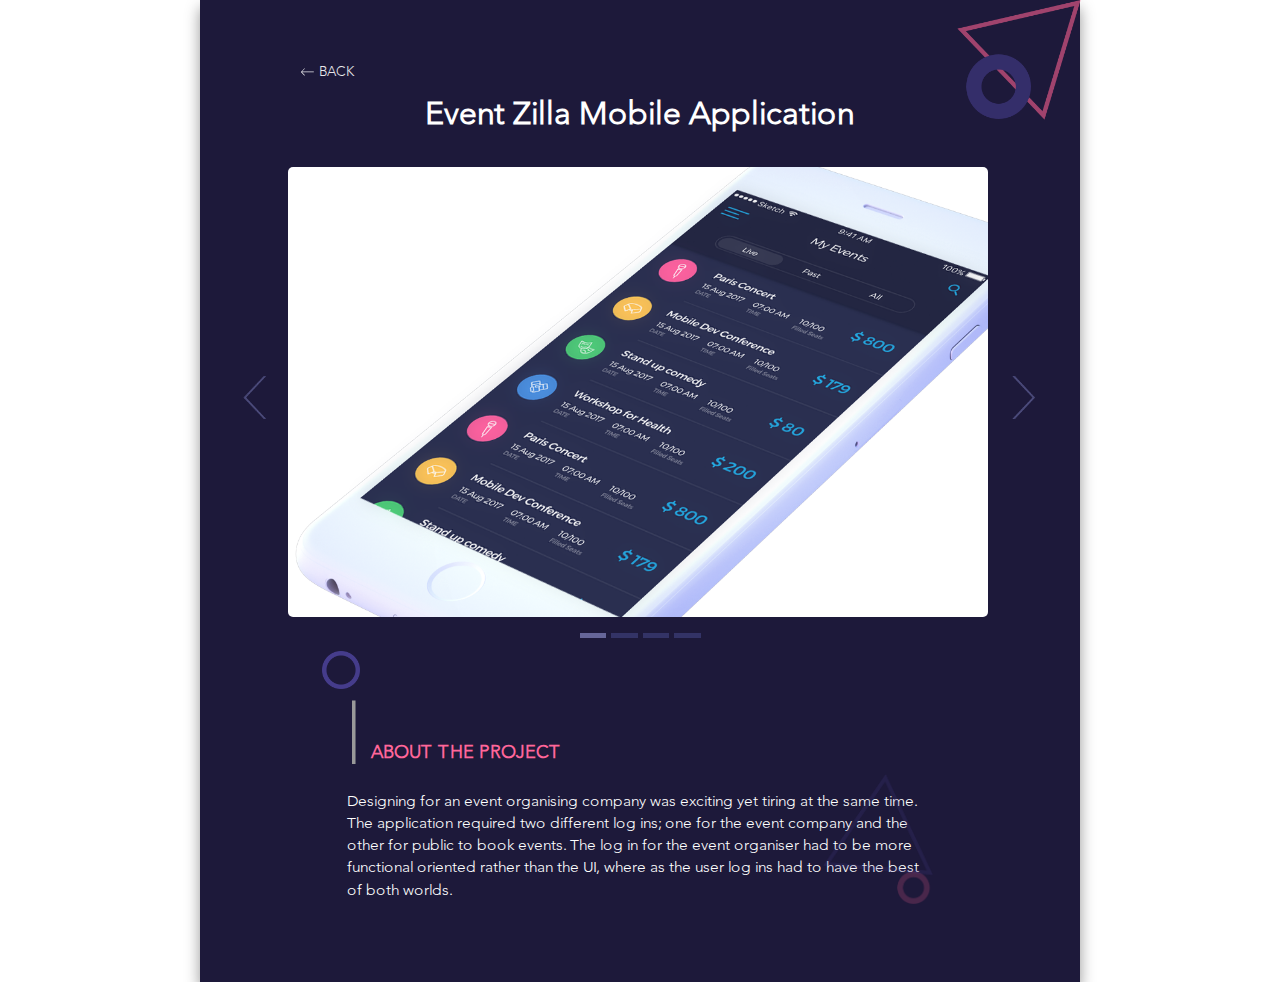
<file: work6.html>
<html>
<head>
<title>Event Zilla Mobile Application</title>


	<script type="text/javascript" src="script/jquery-1.9.1.js"></script>
	<script type="text/javascript" src="script/work.js"></script>
	<link rel="stylesheet" type="text/css" href="style/bootstrap.min.css">
	<link rel="stylesheet" type="text/css" href="style/work.css">
	
</head>


<body>
<div class="container maincontainer">

	<div class="row ">
		<div class="col-xs-2 col-xs-offset-6" id="back" >
			<a href="index.html#9">
				<img src='images/backarrow.svg'>&nbsp;BACK
			</a>
		</div>
		<div class="col-xs-2"></div>
		<div class="col-xs-2 ">
			
		</div>
	</div>

		<div class="row">
			<div class="col-xs-2 col-xs-offset-1"></div>
			<div class="col-xs-6" >
					<h2>Event Zilla Mobile Application</h2>
					<img src='images/1.png' id="tricircle">

			</div>
		</div>
	

		<div class="row">
			<div class="alignbundle">
				<a href="#" class="control_prev alignextra"></a>
				<div id="slider" class="alignextra">
					<ul>
						<li data-id="1"><img src="images/work/work6/1.png"></li>
						<li data-id="2"><img src="images/work/work6/2.png"></li>
						<li data-id="3"><img src="images/work/work6/3.png"></li>
						<li data-id="4"><img src="images/work/work6/4.png"></li>
					</ul>
				</div>
				<a href="#" class="control_next alignextra"></a>
			</div>
		</div>

		<div class="row nombp">
		
			<div class="alignbundle2">
				<div id="navigator" class="alignextra" >
				<ul>
				    <li><a class="anav" href="#" data-id="1" id="current"> &nbsp;</a></li>
				    <li><a class="anav" href="#" data-id="2"> &nbsp;</a></li>
				    <li><a class="anav" href="#" data-id="3"> &nbsp;</a></li>
				    <li><a class="anav" href="#" data-id="4"> &nbsp;</a></li>
			 	</ul> 					  	
				</div>
			</div>
			
		</div>


		<div class="row dummyrow"></div>
		<div class="row">
			<div class="col-xs-2"></div>
			<div class="col-xs-6" >
					<img id="blueround" src="images/blueround.png">
					<span id="contenttitlebar">|</span><span id="contenttitle">ABOUT THE PROJECT </span>
			</div>
			
		</div>

		<div class="row">
			<div class="col-xs-2"></div>
			<div class="col-xs-8" >
				<p id="descriptionpara">
					Designing for an event organising company was exciting yet tiring at the same time. The application required two different log ins; one for the event company and the other for public to book events. The log in for the event organiser had to be more functional oriented rather than the UI, where as the user log ins had to have the best of both worlds. 
				</p>
				<img src='images/4.png' id="tricircle2">
			</div>
		</div>
	</div>

</body>

</html>
</file>
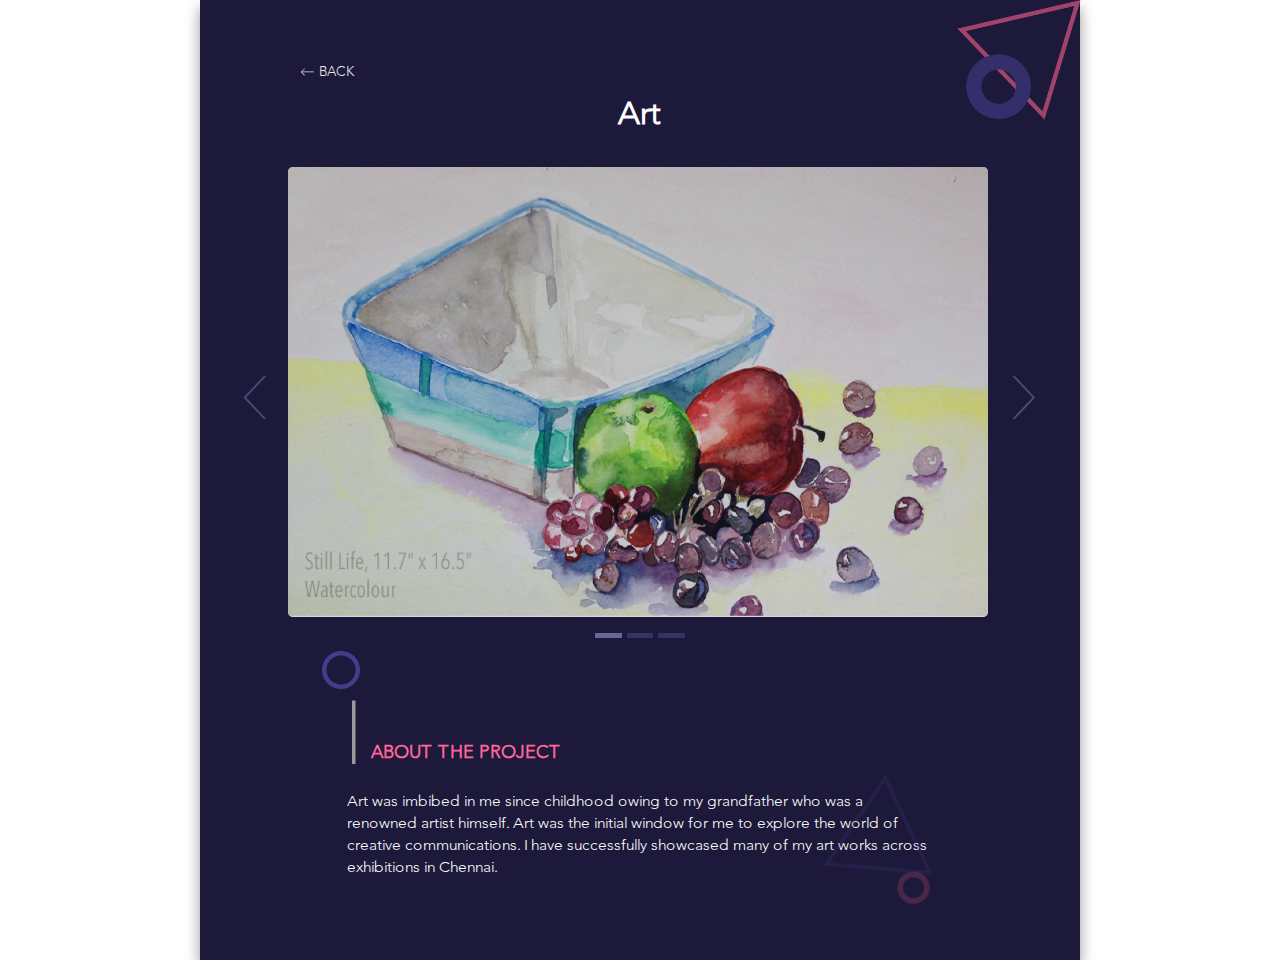
<file: work7.html>
<html>
<head>
<title>Art</title>

	<script type="text/javascript" src="script/jquery-1.9.1.js"></script>
	<script type="text/javascript" src="script/work.js"></script>
	<link rel="stylesheet" type="text/css" href="style/bootstrap.min.css">
	<link rel="stylesheet" type="text/css" href="style/work.css">
	
</head>


<body>
<div class="container maincontainer">

	<div class="row ">
		<div class="col-xs-2 col-xs-offset-6" id="back" >
			<a href="index.html#10">
				<img src='images/backarrow.svg'>&nbsp;BACK
			</a>
		</div>
		<div class="col-xs-2"></div>
		<div class="col-xs-2 ">
			
		</div>
	</div>

		<div class="row">
			<div class="col-xs-2 col-xs-offset-1"></div>
			<div class="col-xs-6" >
					<h2>Art</h2>
					<img src='images/1.png' id="tricircle">

			</div>
		</div>
	

		<div class="row">
			<div class="alignbundle">
				<a href="#" class="control_prev alignextra"></a>
				<div id="slider" class="alignextra">
					<ul>
						<li data-id="1"><img src="images/work/work7/1.png"></li>
						<li data-id="2"><img src="images/work/work7/2.png"></li>
						<li data-id="3"><img src="images/work/work7/3.png"></li>
					</ul>
				</div>
				<a href="#" class="control_next alignextra"></a>
			</div>
		</div>

		<div class="row nombp">
		
			<div class="alignbundle2">
				<div id="navigator" class="alignextra" >
				<ul>
				    <li><a class="anav" href="#" data-id="1" id="current"> &nbsp;</a></li>
				    <li><a class="anav" href="#" data-id="2"> &nbsp;</a></li>
				    <li><a class="anav" href="#" data-id="3"> &nbsp;</a></li>
				
			 	</ul> 					  	
				</div>
			</div>
			
		</div>


		<div class="row dummyrow"></div>
		<div class="row">
			<div class="col-xs-2"></div>
			<div class="col-xs-6" >
					<img id="blueround" src="images/blueround.png">
					<span id="contenttitlebar">|</span><span id="contenttitle">ABOUT THE PROJECT </span>
			</div>
			
		</div>

		<div class="row">
			<div class="col-xs-2"></div>
			<div class="col-xs-8" >
				<p id="descriptionpara">
					Art was imbibed in me since childhood owing to my grandfather who was a renowned artist himself. Art was the initial window for me to explore the world of creative communications. I have successfully showcased many of my art works across exhibitions in Chennai.
				</p>
				<img src='images/4.png' id="tricircle2">
			</div>
		</div>
	</div>

</body>

</html>
</file>
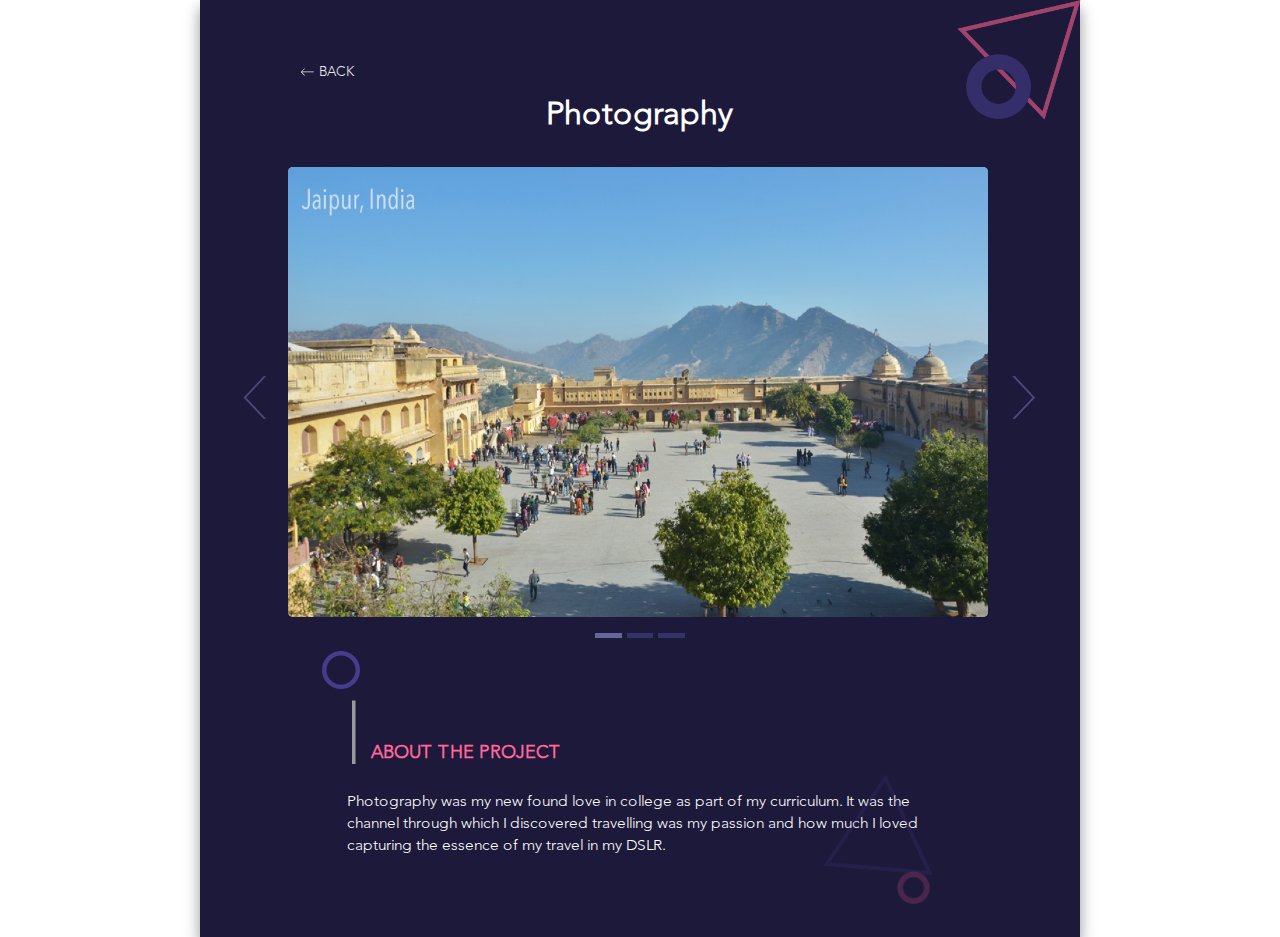
<file: work8.html>
<html>
<head>
<title>Photography</title>

	
	<script type="text/javascript" src="script/jquery-1.9.1.js"></script>
	<script type="text/javascript" src="script/work.js"></script>
	<link rel="stylesheet" type="text/css" href="style/bootstrap.min.css">
	<link rel="stylesheet" type="text/css" href="style/work.css">
	
</head>


<body>
<div class="container maincontainer">

	<div class="row ">
		<div class="col-xs-2 col-xs-offset-6" id="back" >
			<a href="index.html#10">
				<img src='images/backarrow.svg'>&nbsp;BACK
			</a>
		</div>
		<div class="col-xs-2"></div>
		<div class="col-xs-2 ">
			
		</div>
	</div>

		<div class="row">
			<div class="col-xs-2 col-xs-offset-1"></div>
			<div class="col-xs-6" >
					<h2>Photography</h2>
					<img src='images/1.png' id="tricircle">

			</div>
		</div>
	

		<div class="row">
			<div class="alignbundle">
				<a href="#" class="control_prev alignextra"></a>
				<div id="slider" class="alignextra">
					<ul>
						<li data-id="1"><img src="images/work/work8/1.png"></li>
						<li data-id="2"><img src="images/work/work8/2.png"></li>
						<li data-id="3"><img src="images/work/work8/3.png"></li>

					</ul>
				</div>
				<a href="#" class="control_next alignextra"></a>
			</div>
		</div>

		<div class="row nombp">
		
			<div class="alignbundle2">
				<div id="navigator" class="alignextra" >
				<ul>
				    <li><a class="anav" href="#" data-id="1" id="current"> &nbsp;</a></li>
				    <li><a class="anav" href="#" data-id="2"> &nbsp;</a></li>
				    <li><a class="anav" href="#" data-id="3"> &nbsp;</a></li>
				
			 	</ul> 					  	
				</div>
			</div>
			
		</div>


		<div class="row dummyrow"></div>
		<div class="row">
			<div class="col-xs-2"></div>
			<div class="col-xs-6" >
					<img id="blueround" src="images/blueround.png">
					<span id="contenttitlebar">|</span><span id="contenttitle">ABOUT THE PROJECT </span>
			</div>
			
		</div>

		<div class="row">
			<div class="col-xs-2"></div>
			<div class="col-xs-8" >
				<p id="descriptionpara">
					Photography was my new found love in college as part of my curriculum. It was the channel through which I discovered travelling was my passion and how much I loved capturing the essence of my travel in my DSLR.
				</p>
				<img src='images/4.png' id="tricircle2">
			</div>
		</div>
	</div>

</body>

</html>
</file>
<file: style/style.css>
@font-face {
    font-family: 'avenir';
    src: url('../font/avenir-light.ttf');
}

html, body, div, p, h4,section{
	padding: 0px;
	border: 0px;
	margin: 0px;
}

body{

	font-family: 'avenir';
	background-color: #f7f7f7;
}


/********************************************/
/* PAGE ONE
/********************************************/

.toptocenter{
	margin-top: 5%;
}

.tophra{
 	bottom: -50px;
}

.top-intro{
	background:url('../images/top-bg.png');
	background-position-y:-120px;
    position: relative;
    width:100%;
    -webkit-box-shadow: 0px 0px 26px -2px rgba(0,0,0,0.5);
    -moz-box-shadow: 0px 0px 26px -2px rgba(0,0,0,0.5);
 	box-shadow: 0px 0px 26px -2px rgba(0,0,0,0.5);
 	padding-top: 100px;
 	height: 100%;

}

.top-intro-layer{
	background-color: rgba( 69, 60,139, 0.91); /* main_purple  */
    position: absolute;
    top: 0;
    left: 0;
    width: 100%;
    height: 100%;
    margin-bottom: 50px;

}
.topintroname{
	font-size:70px;
    font-weight: bold;
}
.topintrowho{
	font-size:66px;
	font-weight: bold;
}
.topintrowhat{
	position: relative;
	top: 38px;
	font-size:26px;
    font-weight: bold;
	color: #f75f8e;
}

#topvara1{
	position: relative;
    top: -50px;
    right: -29px;
    float: right;
}

#topvara2{
	position: relative;
    float: left;
    top: 0px;
 	left: -50%;
    height: 50px;
}

/********************************************/
/* PAGE TWO
/********************************************/

.top-skills{
	height:60%;

	background:rgba( 69, 60,139, 0.9);
	margin: 0 6%;
	margin-top:-30px;
	padding:0px;
	border-bottom: 2px;
	position: relative;

}

.top-skills-textbar{
	margin-top: 44px;
    position: absolute;
    z-index: 2;
    top: 50%;
    left: 50%;
    transform: translateX(-50%) translateY(-50%) rotate(-90deg);
}

.top-skills-text{
	color:#fff;
	padding:0px;
	font-size: 54px;
    font-weight: bold;
}
.top-skills-diag{
	height: 260px;
    transform: skew(0deg, -4deg);
    background: rgb(85, 77, 148);
    margin: 0 6%;
    margin-top: -102px;

}

#topvara3{
	position: relative;
    top: 100%;
    z-index: 99;
    left: 30%;
    height: 36px;
}

#topvara4{
	position: relative;
    z-index: 99;
    top: 110%;
    left: 56%;
    height: 30px;
}

#topvara5{
	position: relative;
    top: 18%;
    left: 64%;
    height: 33px;
}
/********************************************/
/* HELLO AREA | PAGE THREE
/********************************************/
.first{
	margin-top: 20px;
}
.amo{
	width:100%;
    height:auto;
    background:#fff;
}
.amo-bundle{
	height: auto;
    width: 40%;
    position: relative;
    top: 24%;
    left: 50%;

}
.amo-content-p{
	margin-top: 50px;
    font-size: 19px;
    color: #636262;
    margin-left: -112px;
    max-width: 400px;
    position: relative;
    z-index: 10;
}
.ashbg{
	background: #f7f7f7;
}


#dottedoval{
	position: relative;
    top: 135px;
    left: 10%;
    height: 400px;
    z-index: 99;
    left: 0;
}

#tricirle93{
	position: absolute;
    top: -37%;
    left: 43%;
    height: 154px;
}

#blueround93{
	position: absolute;
    top: -9%;
    left: 46%;
    height: 53px;
}

/*****************************************/
/* WORK AREA | PAGE FOUR
/*****************************************/

.col-xtra-margin{
	margin-top: 5px;
}

.spaceaboverow2{
    margin-top: 20px;
    padding-bottom: 10px;
}
.spaceaboverow{
	margin-top: 74px;
    padding-bottom: 10px;
}

.amo-work-img{
 	height: 366px;
    width: 600px;
    box-shadow: 0 0 20px 3px rgba(0, 0, 0, 0.05);
    border-radius: 8px;
 }
.amo-work-subheading{
	margin-top: 54px;
    font-size: 28px;
    font-weight: bold;
}
.amo-work-para{
	max-width: 402px;
    font-size: 18px;
    color: #a09595;
    padding: 0px;
    border: 0px;
    margin: 0px;
    margin-top: 38px;
    margin-bottom: 38px;
}


.leftpara{
    margin-left: 80px;
    text-align: right;
}
.rightpara{
	margin-right: 80px;
	text-align: left;
}
.amo-work-link{
	text-decoration: underline;
    color: #f75f8e;
    font-size: 15px;
    font-weight: bold;
    text-shadow: 0 0px 2px rgba(0, 0, 0, 0.19);
}

a.amo-work-link:hover{
    text-decoration: underline;
    color: #f75f8e;
}
.amo-work-left{
	margin-left: -30px;
}
.amo-work-leftlink{
	margin-left: 45px;
}

.amo-work-right{
	margin-right: -30px;
}

.amo-work-rightlink{
	margin-right: 45px;
}

.circle{
	height: 84px;
	overflow: hidden;
}
.circleleft{
	margin-left: -41px;
    margin-top: 73px;
}

.vara95{
	height: 50px;
	overflow: hidden;
}
.vara95left{
	margin-left: 20px;
}


.circleright{
	margin-right: -30px;
	float: right;
}

.dummy{
	height: 180px;
}

.whitebg{
	background-color: #fff;
}

.work-layer-1{
	position: relative;
    width: 100%;
    height: 110%;
    /* padding-top: 80px; */
    background-color: #fff;
}


.work-layer{
	position: relative;
    width:100%;
    height:100%;
    padding-top: 80px;
    background-color: #fff;
}

/********************************************/
/*SKILL AREA  | PAGE 10
/********************************************/

.purplecontainer{
	background-color: #453c8b;
	height: 100%;

}
.hideoverflow{
	overflow:hidden;
}
.skilltopskew{
	height: 100px;
    transform: skew(0deg, -1.2deg);
    background: #453c8b;
    margin-bottom: 0px;
    position: relative;
}



/*title part begin*/

.skillmaintitle{
	font-size:69px;
	font-weight: bold;
	color: #fff;
}

.skillverbar{
	font-size:84px;
	color: #fff;
	font-family: serif;
	margin-bottom:0px;
	padding-bottom: 0px;
	border-bottom:0px;
}
.skillbartitle{
	font-weight: normal;
    color: #fff;
    display: inline-block;
    vertical-align: bottom;
    margin-bottom: 21px;
    padding-left: 5px;
    font-size: 18px;
    font-weight: bold;
    font-family: 'avenir';
}

.otri{
	height: 160px;
    width: 160px;
    margin-top: -60px;
    position: relative;
    float: left;
}

#tri94{
	position: relative;
    height: 117px;
    top: -1px;
    right: -53%;
    z-index: 999;
}

#pinkround{
	height: 42px;
    position: relative;
    top: 69px;
    right: -21px;
    float: right;
}


.pinkround{
	height: 100px;
    top: 0;
    right: 0;
    margin-right: -50px;
    float: right;
}

/*title part end*/
.skills-center-img{
	height: 200px;
	width: 200px;
}
.mainskill{
	color: #fff;
    font-size: 23px;
    font-family: 'avenir';
}
.skilldescription{
	font-size: 13px;
    color: #fff;
    font-weight: normal;
    font-family: 'avenir';
}

.skillimg{
	/*margin:5px;*/
	width: 25px;
}

.skillimg4{
	width: 21px;
}


.left{
 	float: right;
}
.right{
	float: left;
}
.fixedheight{
	height: 80px;
}
.rowheight{
	height: 130px;
}

.verticallymiddle {
    display: inline-block;
    vertical-align: middle;
    float: none;
    height: 100%;
    margin-top: 76px;
}
.middleimage{
	display: inline-block;
    vertical-align: middle;
}

.rightparent{
	text-align: right;
	padding-right: 5px;
}

.leftparent{
	text-align: left;
	padding-left: 5px;
}

.extramarginpage10{
	margin-top: -80px;
}

.skillbottomskew{
	height: 120px;
    transform: skew(0deg, +4deg);
    background: #f7f7f7;
    /* margin-bottom: -53px; */
    margin-top: -37px;
    z-index: 0;
    position: relative;
}

#pinkround96{
	position: relative;
    float: right;
    top: 245px;
    right: -51px;
    height: 100px;
    z-index:1;
}
#vara96{
	height: 40px;
    position: relative;
    z-index: 99;
    right: -98px;
}

#dottedoval3{
	position: absolute;
    z-index: 99;
    height: 400px;
    bottom: -134px;
    float: left;
    left: 0;
}

.numb1{
	background: url('../images/num1.png') no-repeat center;
	background-size: 100px;

}
/********************************************/
/* THANKYOU
/********************************************/

.thankheight{
	margin-top: 250px;
	margin-bottom: 300px;
}

@font-face {
  font-family: 'braxton'; /*a name to be used later*/
  src: url('../font/braxton.otf'); /*URL to font*/
}

.thankyou{

	color: #f75f8e;
    font-family: 'braxton';
    font-style: italic;
    font-size: 80px;

}

/********************************************/

/********************************************/


.even{
	background: #acacac;
    padding-top: 100px;
}

.diagonaldivN{
	height: 120px;
    transform: skew(0deg, +4deg);
    background: #f7f7f7;
    margin-bottom: -53px;
    margin-top: -120px;
    z-index: 2;
    position: relative;
}

.amo-white{
	background: #fff;
}

/********************************************/
.highz{
	z-index: 2;
}

.midz{
	z-index: 1;
}
.lowz{
	z-index: 0;
}

.fullheight{
	height: 100%;
}

.fullwidth{
	width: 100%;
}

.nooverflow{
	overflow: hidden;
}
.centergrid{
	margin-left:auto;
   margin-right:auto;
   display:block;
}
.centerparent{
	text-align: center;
}

.black{
	color:#000;
}
.white{
	color: #fff;
}
.purple{
	background-color: #453c8b;
}
#num1{
    position: absolute;
    height: 114px;
    top: -14px;
    left: 35%;
    z-index: 0;
}

#num2{
    position: absolute;
    height: 114px;
    z-index: 0;
    left: -20%;
    top: -33px;
}
#num3{
    position: absolute;
    height: 114px;
    z-index: 4 ;
    left: 36.5%;
    top: -15px;
}
#num4{
    position: absolute;
    height: 114px;
    z-index: 0;
    left: 86%;
    top: -30px;
}
.vhzindex{
    position: relative;
    z-index: 10;
}
/********************************************/
.extrarightsk{
  margin-right: -22%;
}

.extraleftsk{
  margin-left: -22%
}
</file>
<file: style/responsive.css>
#num1{
  left: 36%;
}

.extrarightsk{
  margin-right: -20%;
}

.extraleftsk{
  margin-left: -20%;
}


@media screen and (max-width: 1250px) {

  #num1{
    left: 35%;
  }


  .extrarightsk{
    margin-right: -18%;
    /*padding-right: 20px;*/
  }

  .extraleftsk{
    margin-left: -18%;
    /*padding-left: 20px;*/
  }
}
</file>
<file: style/onepage-scroll.css>
body, html {
  margin: 0;
  overflow: hidden;
  -webkit-transition: opacity 400ms;
  -moz-transition: opacity 400ms;
  transition: opacity 400ms;
}

body, .onepage-wrapper, html {
  display: block;
  position: static;
  padding: 0;
  width: 100%;
  height: 100%;
}

.onepage-wrapper {
  width: 100%;
  height: 100%;
  display: block;
  position: relative;
  padding: 0;
  -webkit-transform-style: preserve-3d;
}

.onepage-wrapper .section {
  width: 100%;
  height: 100%;
}

.onepage-pagination {
  position: absolute;
  right: 10px;
  top: 36%;
  z-index: 5;
  list-style: none;
  margin: 0;
  padding: 0;
}

/*
.onepage-pagination li {
  padding: 0;
  text-align: center;
}
.onepage-pagination li a{
  padding: 10px;
  width: 4px;
  height: 4px;
  display: block;

}
.onepage-pagination li a:before{
  content: '';
  position: absolute;
  width: 4px;
  height: 4px;
  background: rgba(0,0,0,0.85);
  border-radius: 10px;
  -webkit-border-radius: 10px;
  -moz-border-radius: 10px;
}

.onepage-pagination li a.active:before{
  width: 10px;
  height: 10px;
  background: none;
  border: 1px solid black;
  margin-top: -4px;
  left: 8px;
}
*/

.disabled-onepage-scroll, .disabled-onepage-scroll .wrapper {
  overflow: auto;
}

.disabled-onepage-scroll .onepage-wrapper .section {
  position: relative !important;
  top: auto !important;
  left: auto !important;
}
.disabled-onepage-scroll .onepage-wrapper {
  -webkit-transform: none !important;
  -moz-transform: none !important;
  transform: none !important;
  -ms-transform: none !important;
  min-height: 100%;
}


.disabled-onepage-scroll .onepage-pagination {
  display: none;
}

body.disabled-onepage-scroll, .disabled-onepage-scroll .onepage-wrapper, html {
  position: inherit;
}
</file>
<file: style/work.css>
@font-face {
			    font-family: 'avenir'; /*a name to be used later*/
			    src: url('../font/avenir-light.ttf'); /*URL to font*/
			}



			html, body {
			  margin: 0;
			  padding: 0;
			  font-family: 'avenir';
			  background-color: #ffffff ;
			}

			h2 {
			  color: #fff;
			  text-align: center;
			  font-weight: 500;
			  font-size: 32px;
			  margin-top:12.5px;
			  font-weight: bold;
			}

			#slider {
				position: relative;
			    overflow: hidden;
			    margin: 0px auto 0 auto;
			    border-radius: 5px;
			}

			#slider ul {
			  position: relative;
			  margin: 0;
			  padding: 0;
			/*  height: 250px;*/
			  list-style: none;
			}

			#slider ul li {
			  position: relative;
			  display: block;
			  float: left;
			  margin: 0;
			  padding: 0;
			  width: 700px;
			  height: 450px;
			  background: #ccc;
			  text-align: center;
			  line-height: 450px;
			}

			#slider ul li img{
				height: inherit;
				width: inherit;
			}
	

			a.control_prev {
				top: -192px;
			    position: relative;
			    border-radius: 0 2.5px 2.5px 0;
			    background-size: 85px 65px;
			    background-image: url(../images/arrow.png);
			    padding: 30px 22.5px 30px 12.5px;
			    outline: 0;
			    text-decoration: none;
			    opacity: 0.9;
			    cursor: pointer;
			    background-position: 0 0;
			    right: 13px;
			}

			a.control_next {
				top: -192px;
			    position: relative;
			    border-radius: 0 2.5px 2.5px 0;
			    background-size: 85px 65px;
			    background-image: url(../images/arrow.png);
			    padding: 30px 22.5px 30px 17.5px;
			    outline: 0;
			    text-decoration: none;
			    opacity: 0.9;
			    cursor: pointer;
				background-position: -42.5px 0;
				left: 8px;
			}

			a.control_prev:hover, a.control_next:hover {
			  opacity: 1;
			  -webkit-transition: all 0.2s ease;
			}


			.slider_option {
			  position: relative;
			  margin: 12.5px auto;
			  width: 200px;
			  font-size: 22.5px;
			}



			#navigator {
			  position: relative;
			  overflow: hidden;
			  margin: 10px auto 0 auto;
			}

			#navigator ul {
			  position: relative;
			  margin: 0;
			  padding: 0;
			  height: 5px;
			  list-style: none;
			}

			#navigator ul li {
			    position: relative;
			    display: block;
			    float: left;
			    margin: 0 2.5px;
			    padding: 0;
			    /* width: 36px; */
			    height: 5px;
			    background: #333366;
			    text-align: center;
			}

			#navigator ul li a{
				padding-top: 4px;
			    padding-right: 22.5px;
			    background-color: #333366;
			    border: 0px;
			    margin: 0px;
			}

			.centergrid{
				padding-left:auto;
			    padding-right:auto;
			    display:block;
			}
			.centerparent{
				text-align: center;
				display:block;
			}

			#current{
				background: #eeeeee;
			}


			.nombp{
				margin: 0;
				border: 0;
				padding: 0;
				/*margin-top: 85px;*/
			}
			
			.inline{
				display: inline-block;
				/*align-items: center;*/
			}

			.verticallymiddle{
				display: inline-block;
			    vertical-align: middle;
			    float: none;
			    height: 100%;
			    margin-top: 95px;
			}

			.alignbundle{
				text-align: center;
				width: 90%;
				display: block;
				margin-left: auto;
				margin-right: auto;
				/*max-height: 375px;*/
			}
			.alignbundle2{
				text-align: center;
				width: 90%;
				display: block;
				margin-left: auto;
				margin-right: auto;
			}
			.alignextra{
				display: inline-block;
				text-align: center;
			}

			#back{
				position: relative;
			    left: -340px;
			    margin-top: 62.5px;
			    color: #fff;
			    font-size: 13.5px;
			    display: block;
			}

			#back a {
				color: #fff;
				opacity: 0.9;
				text-decoration: none;
				outline:0;
			}
			#back a:hover {
				color: #fff;
				opacity: 1;
				text-decoration: none;
				outline:0;
			}	
			#back a img{
				width: 15px;
				display: inline-block;
				outline:0;
			}

			#contenttitle{
				color: #ff6699;
			    font-weight: normal;
			    display: inline-block;
			    vertical-align: bottom;
			    margin-bottom: 8.75px;
			    padding-left: 10px;
			    font-size: 18px;
			    font-family: 'avenir';
			    font-weight: bold;
			}
			#contenttitlebar{
				font-size:70px;
				color: #999999;
				font-family: serif;
				margin-bottom:0px;
				padding-bottom: 0px;
				border-bottom:0px;
			}
			#blueround{
				height: 38px;
			    position: absolute;
			    float: right;
			    top: -25px;
			    left: -25px;

			}
			.dummyrow{
				margin-top: 38px;
			}
			#descriptionpara{
				font-size: 15.5px;
			    color: #fff;
			    max-width: 750px;
			    font-weight: normal;
			    text-align: left;
			    margin-bottom: 80px;
			    min-width: 500px;
			}

			#tricircle{
				    height: 120px;
				    position: absolute;
				    top: -82px;
				    right: -221px;
				    z-index: 9;
				    float: right;
				    opacity: 0.6;
			}

			#tricircle2{
				height: 130px;
				position: absolute;
				top:-2px;
				right:0px;
				z-index: 9;
				float:right;
				/*opacity: 0.2;*/
			}

			.maincontainer{
				width: 880px;
				background-color: #1d193a ;
				box-shadow : 0px 8px 14px 0px rgba(0, 0, 0, 0.41);
			}
</file>
<file: style/component.css>
/* Common styles and resets */

.dotstyle ul {
	position: relative;
	display: inline-block;
	margin: 0;
	padding: 0;
	list-style: none;
	cursor: default;
	-webkit-touch-callout: none;
	-webkit-user-select: none;
	-khtml-user-select: none;
	-moz-user-select: none;
	-ms-user-select: none;
	user-select: none;
}

.dotstyle li {
	position: relative;
	display: block;
	margin: 10px 16px;
	width: 10px;
	height: 10px;
	cursor: pointer;
}

.dotstyle li a {
	top: 0;
	left: 0;
	width: 100%;
	height: 100%;
	outline: none;
	border-radius: 50%;
	background-color: #fff;
	background-color: rgba(255, 255, 255, 0.3);
	text-indent: -999em; /* make the text accessible to screen readers */
	cursor: pointer;
	position: absolute;
}

.dotstyle li a:focus {
	outline: none;
}

/* Individual styles and effects */

/* Fill up */

.dotstyle-fillup li a {
	overflow: hidden;
	background-color: transparent;
	box-shadow: inset 0 0 0 2px #f75f8e;
	-webkit-transition: background 0.3s ease;
	transition: background 0.3s ease;
}

.dotstyle-fillup li a::after {
	content: '';
	position: absolute;
	bottom: 0;
	height: 0;
	left: 0;
	width: 100%;
	background-color: #f75f8e;
	box-shadow: 0 0 1px #fff;
	-webkit-transition: height 0.3s ease;
	transition: height 0.3s ease;
}

.dotstyle-fillup li a:hover,
.dotstyle-fillup li a:focus {
	background-color: rgba(0, 0, 0, 0.2);
}

.dotstyle-fillup li.current a::after {
	height: 100%;
}

/* Scale up */

.dotstyle-scaleup li a {
	-webkit-transition: -webkit-transform 0.3s ease, background-color 0.3s ease;
	transition: transform 0.3s ease, background-color 0.3s ease;
}

.dotstyle-scaleup li a:hover,
.dotstyle-scaleup li a:focus {
	background-color: white;
}

.dotstyle-scaleup li.current a {
	background-color: white;
	-webkit-transform: scale(1.3);
	transform: scale(1.3);
}

/* Stroke */

.dotstyle-stroke li a {
	box-shadow: 0 0 0 2px rgba(255, 255, 255, 0);
	-webkit-transition: box-shadow 0.3s ease, background-color 0.3s ease;
	transition: box-shadow 0.3s ease, background-color 0.3s ease;
}

.dotstyle-stroke li a:hover,
.dotstyle-stroke li a:focus {
	background-color: white;
}

.dotstyle-stroke li.current a {
	background-color: transparent;
	box-shadow: 0 0 0 2px white;
}

/* Fill in */

.dotstyle-fillin li a {
	background-color: transparent;
	box-shadow: inset 0 0 0 2px white;
	-webkit-transition: box-shadow 0.3s ease;
	transition: box-shadow 0.3s ease;
}

.dotstyle-fillin li a:hover,
.dotstyle-fillin li a:focus {
	box-shadow: inset 0 0 0 2px rgba(255, 255, 255, 0.6)
}

.dotstyle-fillin li.current a {
	box-shadow: inset 0 0 0 10px white;
}

/* Circle grow */

.dotstyle-circlegrow li a {
	overflow: hidden;
	background-color: transparent;
	box-shadow: inset 0 0 0 2px white;
	-webkit-transition: opacity 0.3s ease;
	transition: opacity 0.3s ease;
}

.dotstyle-circlegrow li a::after {
	content: '';
	position: absolute;
	width: 100%;
	height: 100%;
	left: 0;
	border-radius: 50%;
	background-color: #fff;
	-webkit-transform: scale(0);
	transform: scale(0);
	-webkit-transform-origin: 50% 50%;
	transform-origin: 50% 50%;
	-webkit-transition: -webkit-transform 0.3s ease;
	transition: transform 0.3s ease;
}

.dotstyle-circlegrow li a:hover,
.dotstyle-circlegrow li a:focus {
	opacity: 0.7;
}

.dotstyle-circlegrow li.current a::after {
	-webkit-transform: scale(1);
	transform: scale(1);
}

/* Dot to stroke */

.dotstyle-dotstroke li a {
	box-shadow: inset 0 0 0 10px rgba(255, 255, 255, 0.5);
	-webkit-transition: box-shadow 0.3s ease;
	transition: box-shadow 0.3s ease;
}

.dotstyle-dotstroke li a:hover,
.dotstyle-dotstroke li a:focus {
	box-shadow: inset 0 0 0 10px white;
}

.dotstyle-dotstroke li.current a {
	box-shadow: inset 0 0 0 2px white;
}

/* SVG draw circle stroke */

.dotstyle-drawcircle li {
	width: 36px;
	height: 36px;
}

.dotstyle-drawcircle li a {
	top: 3px;
	left: 3px;
	width: 30px;
	height: 30px;
	background-color: #c44d48;
	-webkit-transition: opacity 0.3s ease;
	transition: opacity 0.3s ease;
}

.dotstyle-drawcircle li svg {
	z-index: 10;
}

.dotstyle-drawcircle li svg circle {
	opacity: 0;
	fill: none;
	stroke: #fff;
	stroke-width: 3;
	stroke-linecap: round;
	stroke-linejoin: round;
	stroke-dasharray: 39 39;
	stroke-dashoffset: 39;
	/* length of circle path (pi*2r) */
	-webkit-transition: stroke-dashoffset 0.3s, opacity 0.3s;
	transition: stroke-dashoffset 0.3s, opacity 0.3s;
}

.dotstyle-drawcircle li.current a,
.dotstyle-drawcircle li a:hover,
.dotstyle-drawcircle li a:focus {
	opacity: 0.5;
}

.dotstyle-drawcircle li.current svg circle {
	opacity: 1;
	stroke-dashoffset: 0;
	-webkit-transition: stroke-dashoffset 0.3s, opacity 0.15s;
	transition: stroke-dashoffset 0.3s, opacity 0.15s;
}

/* Small dot with stroke */

.dotstyle-smalldotstroke li {
	border-radius: 50%;
	box-shadow: 0 0 0 2px rgba(255, 255, 255, 0);
	-webkit-transition: box-shadow 0.3s ease;
	transition: box-shadow 0.3s ease;
}

.dotstyle-smalldotstroke li a {
	background-color: rgba(255, 255, 255, 0.7);
	-webkit-transition: background-color 0.3s ease, -webkit-transform 0.3s ease;
	transition: background-color 0.3s ease, transform 0.3s ease;
}

.dotstyle-smalldotstroke li a:hover,
.dotstyle-smalldotstroke li a:focus,
.dotstyle-smalldotstroke li.current a {
	background-color: white
}

.dotstyle-smalldotstroke li.current a {
	-webkit-transform: scale(0.4);
	transform: scale(0.4);
}

.dotstyle-smalldotstroke li.current {
	box-shadow: 0 0 0 2px white;
}

/* Puff */

.dotstyle-puff li a {
	border: 2px solid #fff;
	-webkit-transition: border-color 0.3s ease;
	transition: border-color 0.3s ease;
}

.dotstyle-puff li a::after {
	content: '';
	position: absolute;
	top: 0;
	left: 0;
	width: 100%;
	height: 100%;
	visibility: hidden;
	background: #c44d48;
	border-radius: 50%;
	box-shadow: 0 0 1px #c44d48;
	opacity: 0;
	-webkit-transform: scale(3);
	transform: scale(3);
	-webkit-transition: opacity 0.3s ease, -webkit-transform 0.3s ease, visibility 0s 0.3s;
	transition: opacity 0.3s ease, transform 0.3s ease, visibility 0s 0.3s;
}

.dotstyle-puff li a:hover,
.dotstyle-puff li a:focus,
.dotstyle-puff li.current a {
	border-color: #c44d48;
}

.dotstyle-puff li.current a::after {
	visibility: visible;
	opacity: 1;
	-webkit-transform: scale(1);
	transform: scale(1);
	-webkit-transition: opacity 0.3s ease, -webkit-transform 0.3s ease;
	transition: opacity 0.3s ease, transform 0.3s ease;
}

/* 3D Flip */

.dotstyle-flip li {
	-webkit-perspective: 1000px;
	perspective: 1000px;
}

.dotstyle-flip li a {
	background-color: transparent;
	-webkit-transform-style: preserve-3d;
	transform-style: preserve-3d;
	-webkit-transition: -webkit-transform 0.3s ease, opacity 0.3s ease;
	transition: transform 0.3s ease, opacity 0.3s ease;
}

.dotstyle-flip li a::before,
.dotstyle-flip li a::after {
	position: absolute;
	top: 0;
	left: 0;
	width: 100%;
	height: 100%;
	border-radius: 50%;
	background-color: white;
	content: '';
	text-indent: 0;
	-webkit-backface-visibility: hidden;
	backface-visibility: hidden;
}

.dotstyle-flip li a::after {
	background-color: #c44d48;
	-webkit-transform: rotateY(180deg);
	transform: rotateY(180deg);
}

.dotstyle-flip li a:hover,
.dotstyle-flip li a:focus {
	opacity: 0.8;
}

.dotstyle-flip li.current a {
	-webkit-transform: rotateY(180deg);
	transform: rotateY(180deg);
}

/* Tooltip */

.dotstyle-tooltip li {
	border: 2px solid #fff;
	border-radius: 50%;
	z-index: 1;
	-webkit-transition: border-color 0.3s ease;
	transition: border-color 0.3s ease;
}
/*Appear up
.dotstyle-tooltip li a {
	top: auto;
	bottom: 180%;
	left: 50%;
	visibility: hidden;
	padding: 0 10px;
	width: auto;
	height: auto;
	border-radius: 0;
	background-color: #c44d48;
	color: #fff;
	text-indent: 0;
	line-height: 2;
	opacity: 0;
	-webkit-transform: translateX(-50%) translateY(-50%);
	transform: translateX(-50%) translateY(-50%);
	-webkit-transition: -webkit-transform 0.3s ease, opacity 0.3s ease, visibility 0s 0.3s ease;
	transition: transform 0.3s ease, opacity 0.3s ease, visibility 0s 0.3s ease;
}
.dotstyle-tooltip li a::after {
	position: absolute;
	left: 50%;
	margin-left: -10px;
	width: 0;
	height: 0;
	border: solid transparent;
	border-width: 10px;
	border-color: transparent;
	border-top-color: #c44d48;
	content: '';
	pointer-events: none;
	top: 99%;
	-webkit-backface-visibility: hidden;
	backface-visibility: hidden;
	-webkit-transition: opacity 0.3s ease;
	transition: opacity 0.3s ease;
}

.no-touch .dotstyle-tooltip li:hover a,
.dotstyle-tooltip li.current a {
	z-index: 100;
	visibility: visible;
	opacity: 1;
	-webkit-transform: translateX(-50%) translateY(0%);
	transform: translateX(-50%) translateY(0%);
	-webkit-transition: -webkit-transform 0.3s ease, opacity 0.3s ease;
	transition: transform 0.3s ease, opacity 0.3s ease;
}
*/

/*Appear left */
.dotstyle-tooltip li a {
	top: auto;
	bottom: -5px;
	left: -220%;
	visibility: hidden;
	padding: 0 10px;
	width: auto;
	height: auto;
	border-radius: 0;
	background-color: #c44d48;
	color: #fff;
	text-indent: 0;
	line-height: 2;
	opacity: 0;
	-webkit-transform: translateX(-50%) translateY(-50%);
	transform: translateX(-50%) translateY(-50%);
	-webkit-transition: -webkit-transform 0.3s ease, opacity 0.3s ease, visibility 0s 0.3s ease;
	transition: transform 0.3s ease, opacity 0.3s ease, visibility 0s 0.3s ease;
}

.dotstyle-tooltip li a::after { /*http: //cssarrowplease.com/ */
	position: absolute;
	left: 100%;
	width: 0;
	height: 0;
	border: solid transparent;
	border-width: 6px;
	margin-top: -6px;
	border-color: transparent;
	border-left-color: #c44d48;
	content: '';
	pointer-events: none;
	top: 50%;
	-webkit-backface-visibility: hidden;
	backface-visibility: hidden;
	-webkit-transition: opacity 0.3s ease;
	transition: opacity 0.3s ease;
}

.no-touch .dotstyle-tooltip li:hover a,
.dotstyle-tooltip li.current a {
	z-index: 100;
	visibility: visible;
	opacity: 1;
	-webkit-transform: translateX(-50%) translateY(0%);
	transform: translateX(-50%) translateY(0%);
	-webkit-transition: -webkit-transform 0.3s ease, opacity 0.3s ease;
	transition: transform 0.3s ease, opacity 0.3s ease;
}

.dotstyle-tooltip li.current {
	border-color: #c44d48;
}

.dotstyle-tooltip li:hover {
	z-index: 100;
}

.no-touch .dotstyle-tooltip ul:hover li.current a {
	opacity: 0.2;
}

.dotstyle-tooltip ul li.current:hover a {
	opacity: 1;
}

/* Dot move */

.dotstyle-dotmove li:last-child {
	position: absolute;
	left: 0;
	margin: 0;
	width: 48px;
	-webkit-transition: -webkit-transform 0.3s ease;
	transition: transform 0.3s ease;
}

.dotstyle-dotmove li:last-child::after {
	content: '';
	position: absolute;
	left: 16px;
	top: -15px;
	width: 30px;
	height: 30px;
	border-radius: 50%;
	background: #c44d48;
	-webkit-transform: translateY(50%);
	transform: translateY(50%);
}

.dotstyle-dotmove li.current:first-child ~ li:last-child {
	-webkit-transform: translateY(-800%);
	transform: translateY(-800%);
}

.dotstyle-dotmove li.current:nth-child(2) ~ li:last-child {
	-webkit-transform: translateY(-665%);
	transform: translateY(-665%);
}

.dotstyle-dotmove li.current:nth-child(3) ~ li:last-child {
	-webkit-transform: translateY(-535%);
	transform: translateY(-535%);
}

.dotstyle-dotmove li.current:nth-child(4) ~ li:last-child {
	-webkit-transform: translateY(-400%);
	transform: translateY(-400%);
}

.dotstyle-dotmove li.current:nth-child(5) ~ li:last-child {
	-webkit-transform: translateY(-265%);
	transform: translateY(-265%);
}

.dotstyle-dotmove li.current:nth-child(6) ~ li:last-child {
	-webkit-transform: translateY(-135%);
	transform: translateY(-135%);
}

.dotstyle-dotmove li a {
	-webkit-transition: background-color 0.3s ease;
	transition: background-color 0.3s ease;
}

.dotstyle-dotmove li a:hover,
.dotstyle-dotmove li a:focus {
	background-color: #fff;
}

/* Fly in */

.dotstyle-hop li a {
	border: 2px solid #c44d48;
	background: transparent;
}

.dotstyle-hop li a::after {
	content: '';
	width: 100%;
	height: 100%;
	position: absolute;
	left: 0;
	border-radius: 50%;
	visibility: hidden;
	background: #fff;
	opacity: 0;
	-webkit-transform: rotate(-100deg);
	transform: rotate(-100deg);
	-webkit-transform-origin: -200% 50%;
	transform-origin: -200% 50%;
	-webkit-transition: -webkit-transform 0.3s ease 0.3s, opacity 0.3s ease, visibility 0s 0.3s ease;
	transition: transform 0.3s ease 0.3s, opacity 0.3s ease, visibility 0s 0.3s ease;
}

.dotstyle-hop li a:focus {
	background: rgba(255, 255, 255, 0.2);
}

.dotstyle-hop li.current-from-right a::after {
	-webkit-transition: none;
	transition: none;
	-webkit-transform: rotate(100deg);
	transform: rotate(100deg);
	-webkit-transform-origin: 300% 50%;
	transform-origin: 300% 50%;
}

.dotstyle-hop li.current a::after {
	visibility: visible;
	opacity: 1;
	-webkit-transform: rotate(0deg);
	transform: rotate(0deg);
	-webkit-transition: -webkit-transform 0.3s ease, opacity 0.3s ease;
	transition: transform 0.3s ease, opacity 0.3s ease;
}

/* Fall */

.dotstyle-fall li::after {
	content: '';
	position: absolute;
	width: 100%;
	height: 100%;
	visibility: hidden;
	opacity: 0;
	left: 0;
	background-color: #c44d48;
	border-radius: 50%;
	-webkit-transform: translateX(-200%);
	transform: translateX(-200%);
	-webkit-transition: -webkit-transform 0.3s ease, opacity 0.3s ease, visibility 0s 0.3s;
	transition: transform 0.3s ease, opacity 0.3s ease, visibility 0s 0.3s;
}

.dotstyle-fall li a {
	-webkit-transition: -webkit-transform 0.3s ease, opacity 0.3s ease, background-color 0.3s ease;
	transition: transform 0.3s ease, opacity 0.3s ease, background-color 0.3s ease;
}

.dotstyle-fall li:hover a,
.dotstyle-fall li a:focus,
.dotstyle-fall li.current a {
	background-color: #fff;
}

.dotstyle-fall li.current::after {
	opacity: 1;
	visibility: visible;
	-webkit-transition: -webkit-transform 0.3s ease, opacity 0.3s ease;
	transition: transform 0.3s ease, opacity 0.3s ease;
	-webkit-transform: translateX(0%);
	transform: translateX(0%);
}

.dotstyle-fall li.current a {
	opacity: 0;
	-webkit-transform: translateX(200%);
	transform: translateX(200%);
}
</file>
